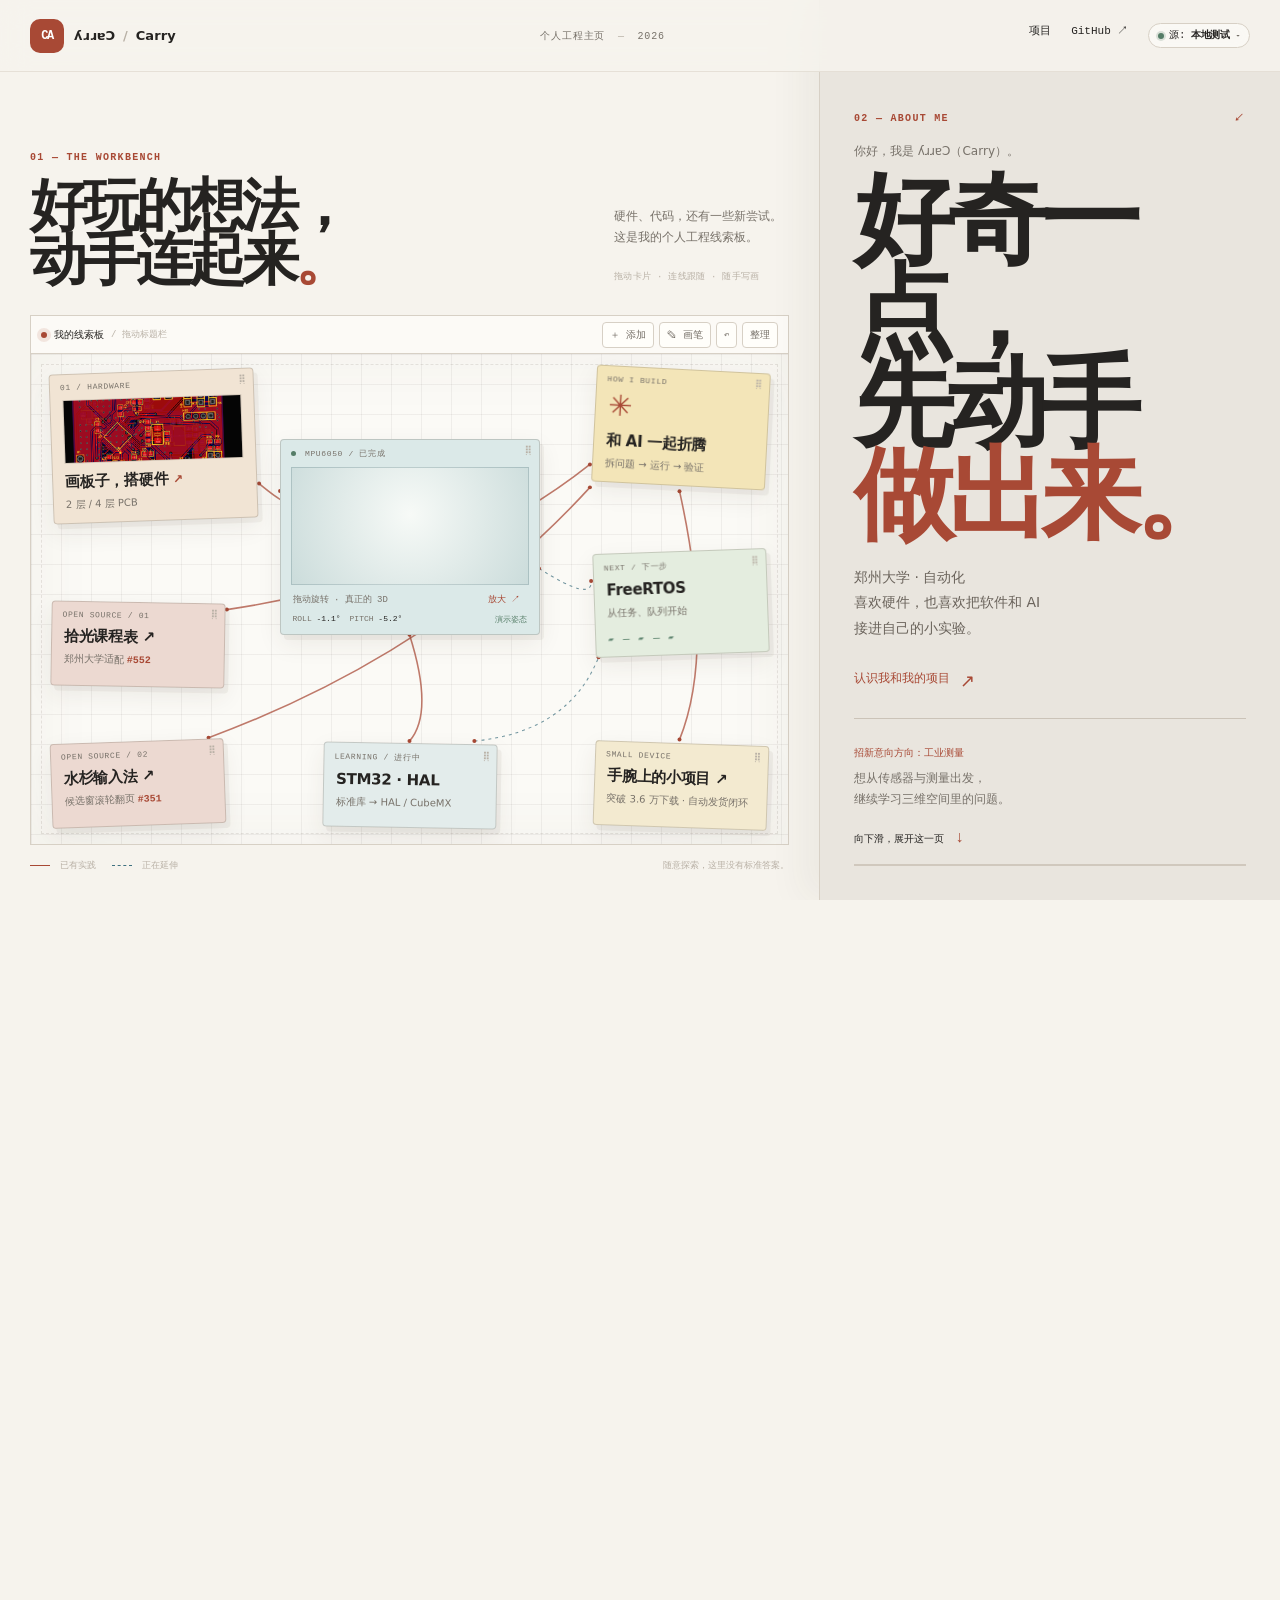
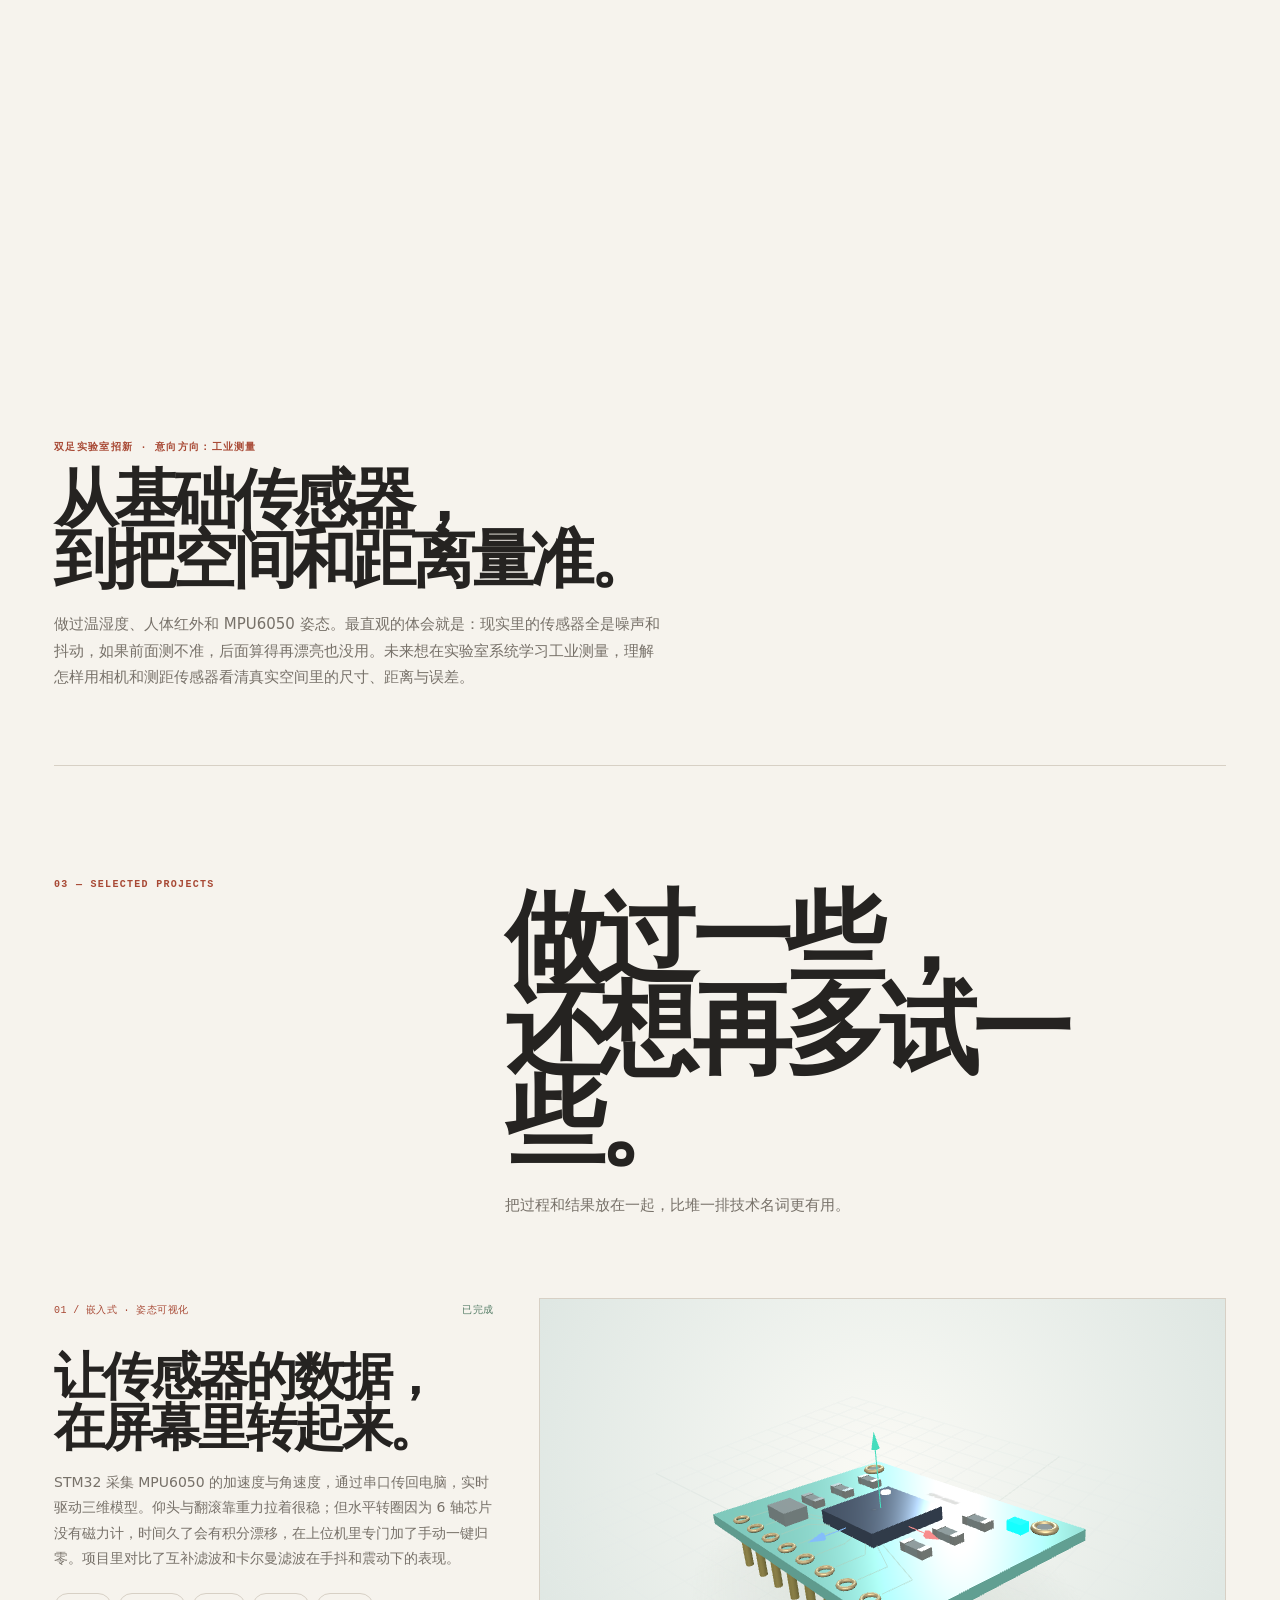
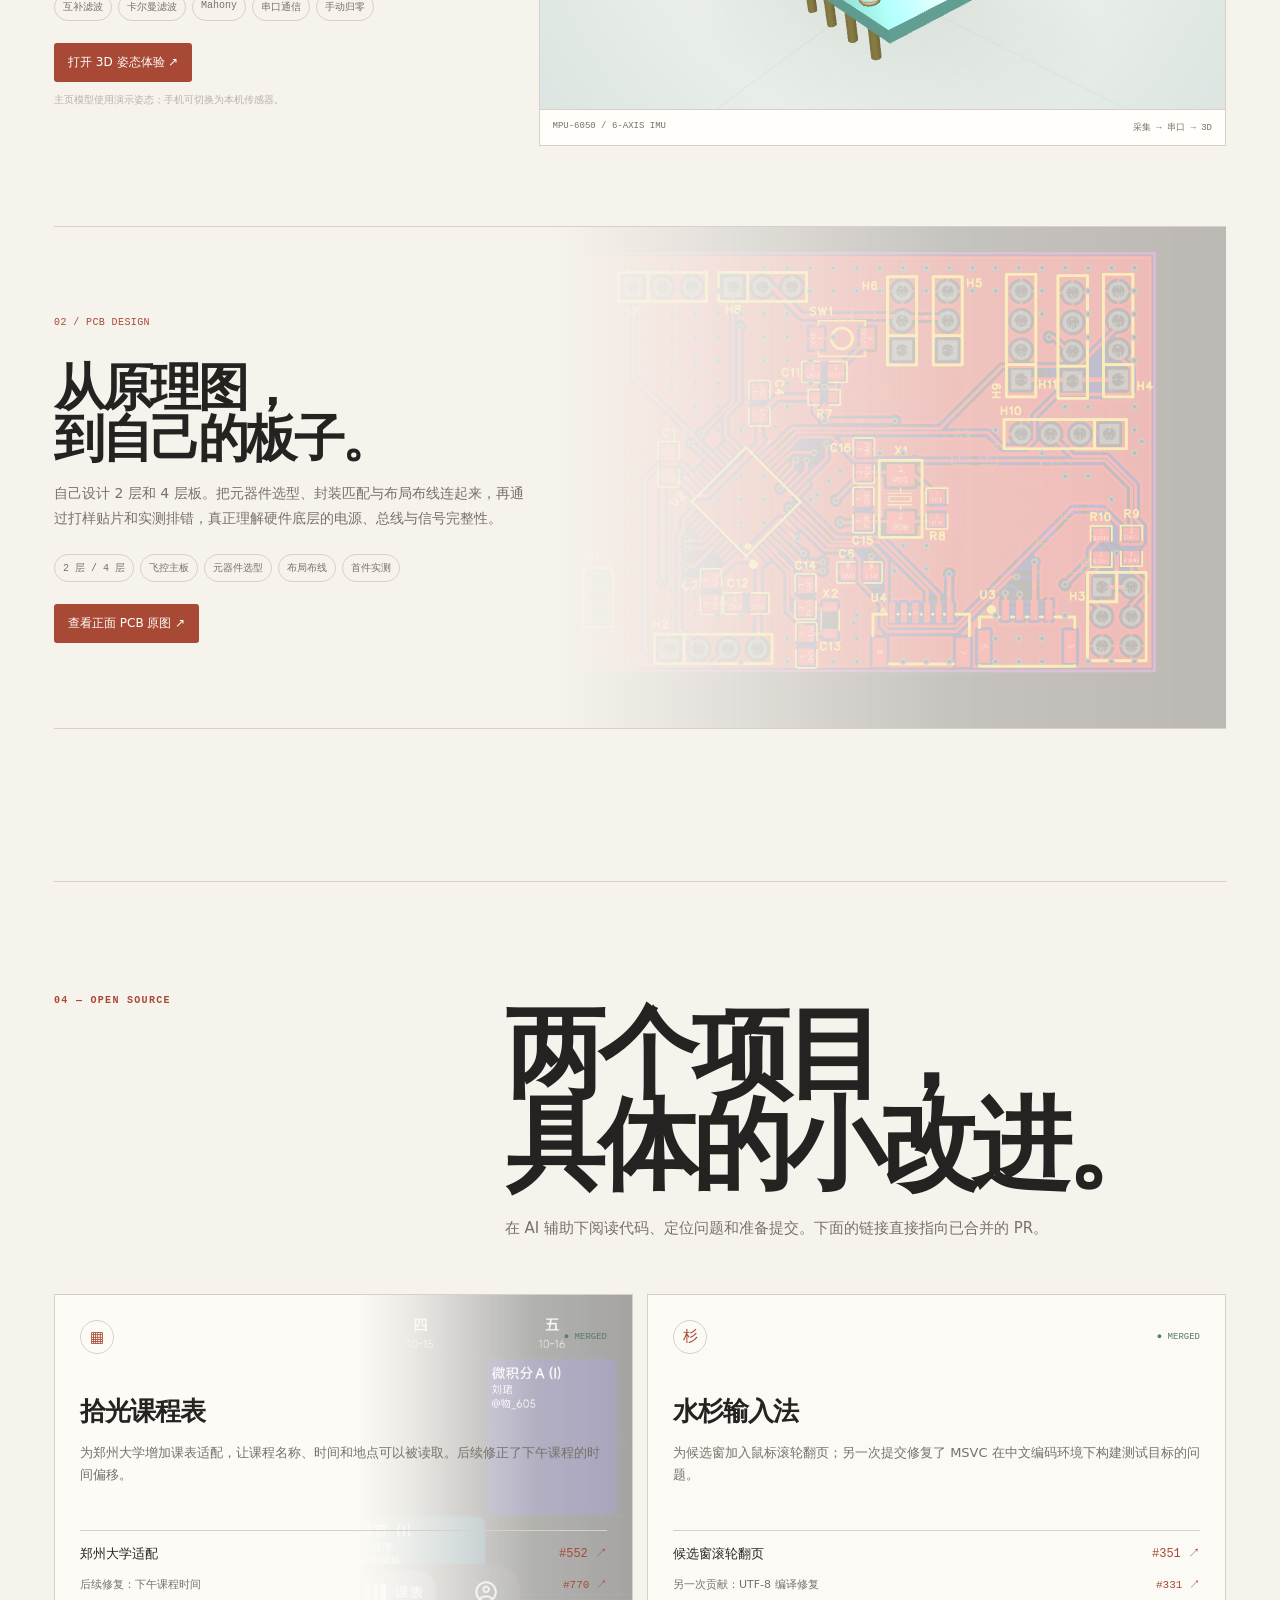
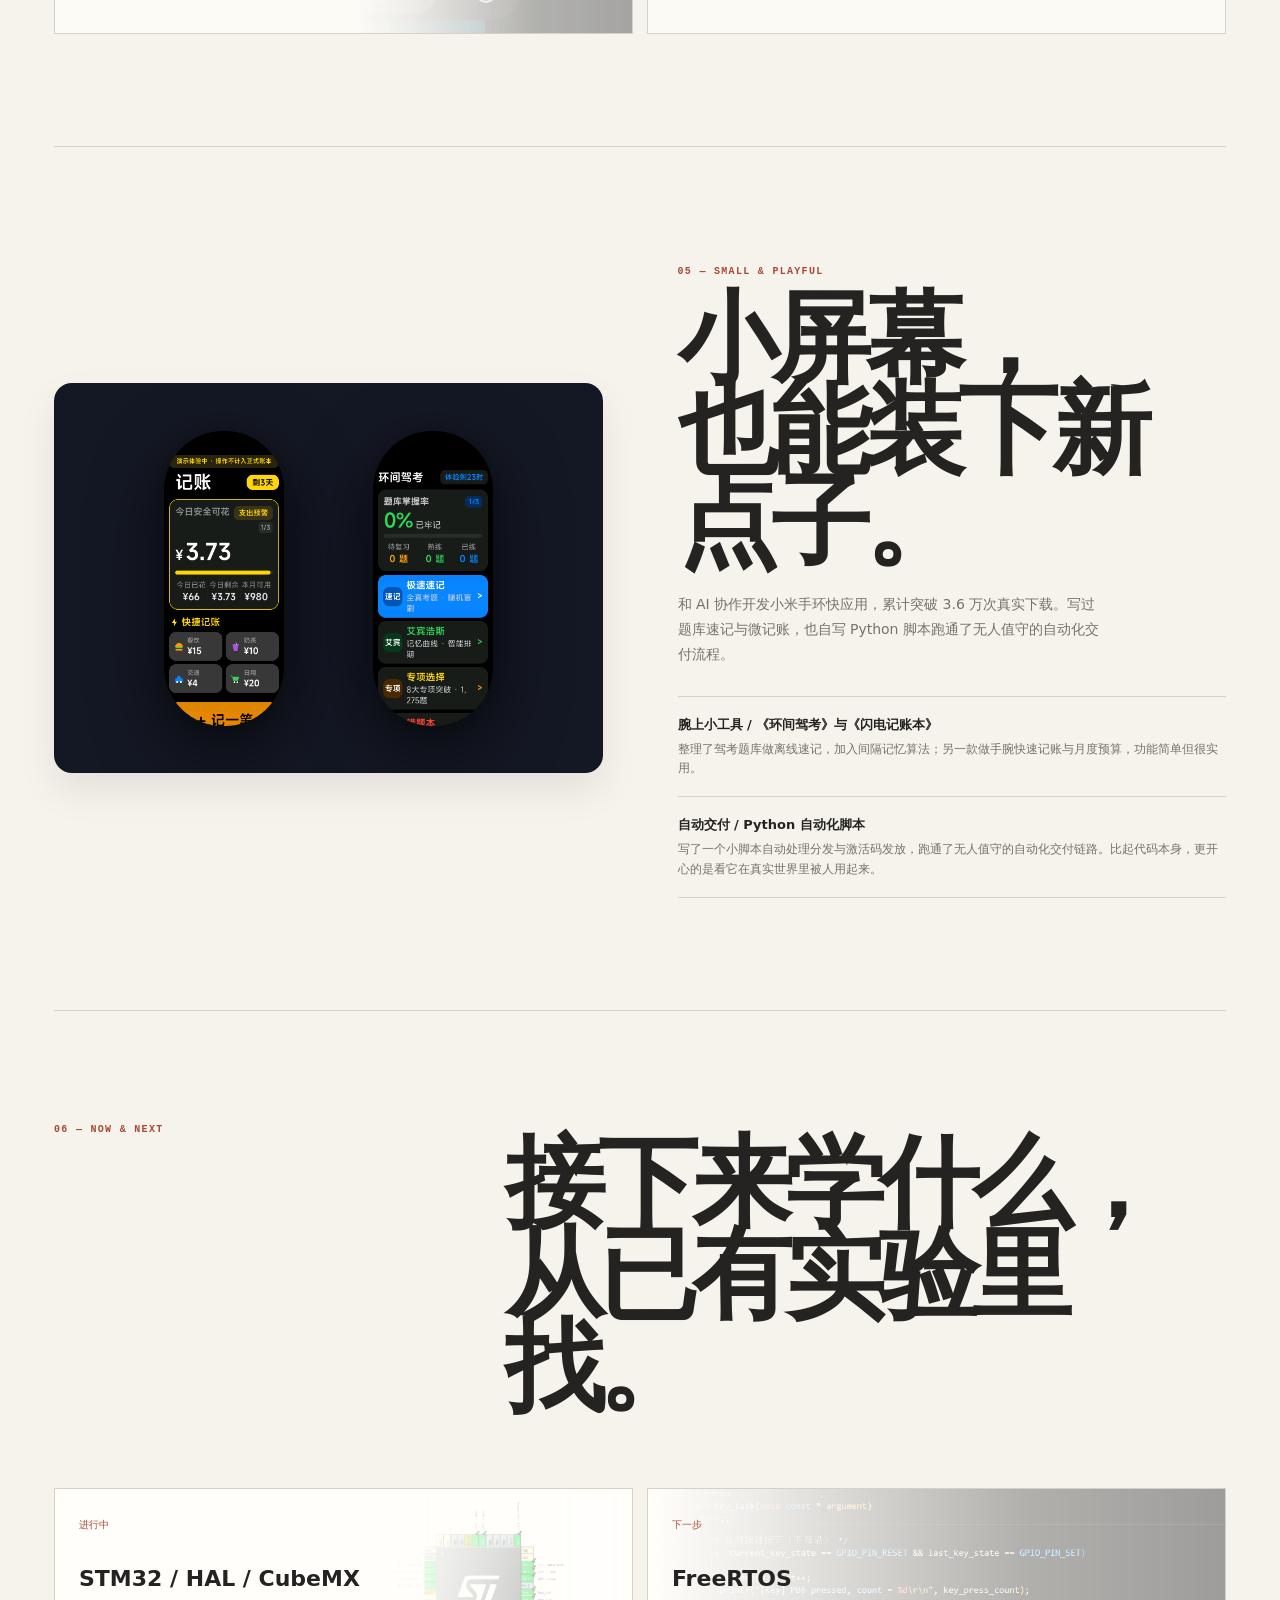
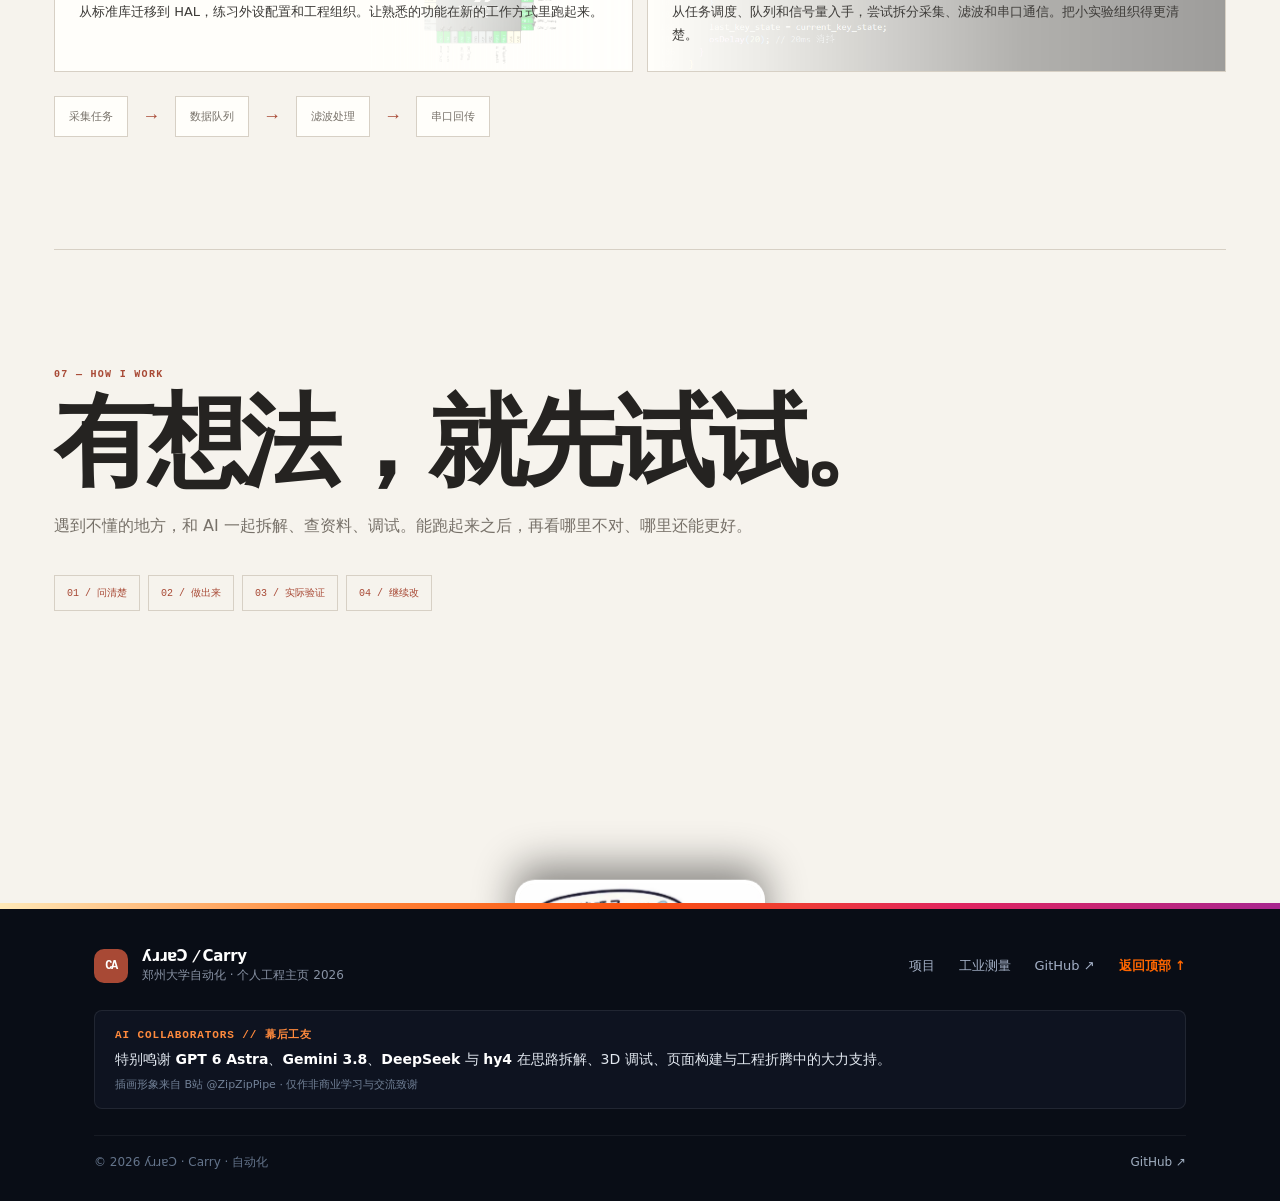
<file: index.html>
<!doctype html>
<html lang="zh-CN">
<head>
<meta charset="utf-8"><meta name="viewport" content="width=device-width,initial-scale=1,viewport-fit=cover">
<meta name="theme-color" content="#f6f3ed"><meta name="description" content="ʎɹɹɐƆ (Carry) 的个人工程线索板：PCB、MPU6050 姿态可视化、开源贡献和 AI 协作。">
<title>ʎɹɹɐƆ · Carry · 个人工程线索板</title>
<link rel="icon" href="data:image/svg+xml,%3Csvg xmlns='http://www.w3.org/2000/svg' viewBox='0 0 48 48'%3E%3Crect width='48' height='48' rx='10' fill='%23a84935'/%3E%3Ctext x='8' y='32' fill='white' font-size='24'%3EKR%3C/text%3E%3C/svg%3E">
<link rel="stylesheet" href="assets/v2/site.css">
<script defer src="assets/v2/three.min.js"></script><script defer src="assets/v2/OrbitControls.js"></script><script defer src="assets/v2/imu-model.js"></script><script defer src="assets/v2/scene.js"></script><script defer src="assets/v2/site.js"></script>
</head>
<body>
<a class="skip" href="#projects">跳到项目内容</a>
<header class="site-header"><a href="#top" class="brand"><span class="brand-symbol">CA</span><span>ʎɹɹɐƆ <i>/</i> Carry</span></a><span class="header-center">个人工程主页 <span>—</span> 2026</span><nav><a href="#projects">项目</a><a href="https://github.com/LilyCarry" target="_blank" rel="noopener">GitHub ↗</a><div class="node-switcher" id="node-switcher"><button class="node-toggle" id="node-toggle" aria-haspopup="true" aria-expanded="false" title="切换部署镜像源"><span class="node-dot"></span><span class="node-label">源: <b id="node-current-name">GitHub</b></span><span class="node-arrow">▾</span></button><div class="node-menu" id="node-menu" hidden><div class="node-menu-head">切换镜像源 / SELECT MIRROR</div><div class="node-list"><a class="node-item" href="https://lilycarry.github.io/biped-lab-profile/" data-host="lilycarry.github.io"><div class="node-item-info"><span class="node-name">GitHub Pages</span><span class="node-desc">国际主源 · 实时构建</span></div><span class="node-tag tag-live">主源</span></a><a class="node-item" href="https://biped-lab-profile.pages.dev/" data-host="biped-lab-profile.pages.dev" data-name="Cloudflare Pages"><div class="node-item-info"><span class="node-name">Cloudflare Pages</span><span class="node-desc">全球边缘 CDN · 高速直连</span></div><span class="node-tag tag-live">实时</span></a><a class="node-item is-placeholder" href="javascript:void(0)" data-target="#" data-name="AliCloud 专线"><div class="node-item-info"><span class="node-name">AliCloud 专线</span><span class="node-desc">国内云主机 · 物理冷备</span></div><span class="node-tag tag-placeholder">内部备用</span></a></div></div></div></nav></header>
<main id="top">
<section class="hero-track" id="hero-track" aria-label="互动线索板与个人介绍">
<div class="hero-sticky" id="hero-sticky">
<div class="workbench" id="workbench">
<div class="board-intro"><div><div class="eyebrow">01 — THE WORKBENCH</div><h1>好玩的想法，<br>动手连起来<span>。</span></h1></div><div class="intro-side"><p>硬件、代码，还有一些新尝试。<br>这是我的个人工程线索板。</p><span class="hint-desktop">拖动卡片 · 连线跟随 · 随手写画</span><span class="hint-mobile">点开项目，或试试 3D 姿态互动</span></div></div>
<div class="board-shell">
<div class="board-bar"><span class="board-label"><span class="live-dot"></span> 我的线索板 <small>/ 拖动标题栏</small></span><div class="tools"><button id="add-clue" aria-label="添加便签或贴纸">＋ 添加</button><button id="pen-toggle" aria-pressed="false">✎ 画笔</button><button id="undo-ink" title="撤销上一笔">↶</button><button id="arrange" title="恢复预设节点位置，保留你的便签">整理</button></div><button class="mobile-model" data-model-open>体验 3D ↗</button></div>
<div class="board" id="board"><svg id="threads" aria-hidden="true"></svg><canvas id="ink" aria-label="涂鸦层"></canvas>
<article class="clue clue-pcb" data-id="pcb" data-x="0.015" data-y="0.015" style="--tilt:-2deg"><div class="drag-handle"><span>01 / HARDWARE</span><span>⠿</span></div><a href="#pcb-project" class="clue-link"><img src="assets/fc_pcb_top.png" alt="四层 PCB 的实际布局截图"><strong>画板子，搭硬件 <span>↗</span></strong><small>2 层 / 4 层 PCB</small></a></article>
<article class="clue clue-imu" data-id="imu" data-x="0.50" data-y="0.27" style="--tilt:0deg"><div class="drag-handle"><span><b class="tiny-dot"></b> MPU6050 / 已完成</span><span>⠿</span></div><div class="model-viewport" id="mini-stage" aria-label="可旋转的 MPU6050 三维模型"><span class="model-loading">正在载入三维模型…</span></div><div class="model-caption"><span>拖动旋转 · 真正的 3D</span><button data-model-open aria-label="放大 MPU6050 三维模型">放大 ↗</button></div><div class="mini-telemetry"><span>ROLL <b data-mini-roll>0.0°</b></span><span>PITCH <b data-mini-pitch>0.0°</b></span><span class="demo-badge">演示姿态</span></div></article>
<article class="clue clue-ai" data-id="ai" data-x="0.985" data-y="0.01" style="--tilt:3deg"><div class="drag-handle"><span>HOW I BUILD</span><span>⠿</span></div><a class="clue-link" href="#approach"><span class="pixel-star" aria-hidden="true">✳</span><strong>和 AI 一起折腾</strong><small>拆问题 → 运行 → 验证</small></a></article>
<article class="clue clue-pr" data-id="schedule" data-x="0.015" data-y="0.62" style="--tilt:1deg"><div class="drag-handle"><span>OPEN SOURCE / 01</span><span>⠿</span></div><a href="https://github.com/ShiGuangSchedule/shiguang_warehouse/pull/552" target="_blank" rel="noopener" class="clue-link"><strong>拾光课程表 ↗</strong><small>郑州大学适配 <b>#552</b></small></a></article>
<article class="clue clue-pr" data-id="ime" data-x="0.015" data-y="0.985" style="--tilt:-2deg"><div class="drag-handle"><span>OPEN SOURCE / 02</span><span>⠿</span></div><a href="https://github.com/metasequoiaime/msime-windows/pull/351" target="_blank" rel="noopener" class="clue-link"><strong>水杉输入法 ↗</strong><small>候选窗滚轮翻页 <b>#351</b></small></a></article>
<article class="clue clue-learn" data-id="rtos" data-x="0.985" data-y="0.51" style="--tilt:-2deg"><div class="drag-handle"><span>NEXT / 下一步</span><span>⠿</span></div><a href="#learning" class="clue-link"><strong>FreeRTOS</strong><small>从任务、队列开始</small><span class="task-icons">▰ ─ ▰ ─ ▰</span></a></article>
<article class="clue clue-hal" data-id="hal" data-x="0.50" data-y="0.99" style="--tilt:1deg"><div class="drag-handle"><span>LEARNING / 进行中</span><span>⠿</span></div><a href="#learning" class="clue-link"><strong>STM32 · HAL</strong><small>标准库 → HAL / CubeMX</small></a></article>
<article class="clue clue-band" data-id="band" data-x="0.985" data-y="0.99" style="--tilt:2deg"><div class="drag-handle"><span>SMALL DEVICE</span><span>⠿</span></div><a href="#band-project" class="clue-link"><strong>手腕上的小项目 ↗</strong><small>突破 3.6 万下载 · 自动发货闭环</small></a></article>
</div>
<div class="board-foot"><span><i class="legend-line"></i> 已有实践 <i class="legend-line dashed"></i> 正在延伸</span><span>随意探索，这里没有标准答案。</span></div>
</div></div>
<aside class="feature-panel" id="feature-panel"><div class="panel-compact" id="panel-compact"><div class="eyebrow">02 — ABOUT ME <span>↙</span></div><div class="compact-body"><span class="name-label">你好，我是 ʎɹɹɐƆ（Carry）。</span><h2>好奇一点，<br>先动手<br><em>做出来。</em></h2><p>郑州大学 · 自动化<br>喜欢硬件，也喜欢把软件和 AI<br>接进自己的小实验。</p><a href="#direction" class="panel-cta">认识我和我的项目 <span>↗</span></a></div><div class="compact-bottom"><span class="direction-tag">招新意向方向：工业测量</span><p>想从传感器与测量出发，<br>继续学习三维空间里的问题。</p><button id="expand-button">向下滑，展开这一页 <span>↓</span></button><div class="scroll-meter"><span></span></div></div></div>
<div class="panel-full" id="panel-full" aria-hidden="true" inert><canvas id="pointcloud-canvas" class="pointcloud-canvas" aria-hidden="true"></canvas><div class="full-header"><span class="eyebrow">02 — A CLOSER LOOK</span><span>郑州大学自动化 · 个人工程主页</span></div><div class="full-grid"><div><span class="name-label">双足实验室招新意向 // 工业测量与 3D</span><h2><span class="nobr">工业测量</span><span>，</span><br><span class="nobr">从一个真实的</span><br><em>问题开始。</em></h2><p>做过 PCB，也把 MPU6050 的数据变成了电脑上的三维姿态。我想沿着这些实验继续学，理解怎样采集可靠的数据、看清误差，再把结果用起来。</p><a class="text-link" href="#projects">往下看具体项目 ↘</a></div><div class="full-notes"><div><span>01 / 已有实践</span><h3>跑通基础链路</h3><p>2 / 4 层 PCB 打样调试、MPU6050 姿态采集；也做过很基础的 DHT22 温湿度与红外人在雷达，用来对房间状态做简单量化。知道怎么把物理量变成数字，但也切实体会到漂移和噪声有多烦人。</p></div><div><span>02 / 为什么是测量</span><h3>看清现实的尺度</h3><p>控制的前提是测量。不管是运动体姿态还是空间重建，只要传感器测不准、有漂移，上层的决策和模型就无从谈起。</p></div><div><span>03 / 想尝试的方向</span><h3>把真实世界量准</h3><p>无论是机械臂抓零件还是机器人走平路，第一步都得先知道眼前的东西有多远、歪了多少度。未来想在实验室学习工业相机与测距传感器的标定和测量，搞明白怎么在震动和反光里把干扰滤掉，把物理世界量得稳稳当当。</p></div></div></div><div class="full-footer"><span>硬件 → 数据 → 滤波纠偏 → 三维空间</span><span>继续向下，查看项目 ↓</span></div></div>
</aside></div></section>
<div class="page-content">
<section class="direction-mobile" id="direction"><span class="eyebrow">双足实验室招新 · 意向方向：工业测量</span><h2><span class="nobr">从基础传感器，</span><br><span class="nobr">到把空间和距离量准。</span></h2><p>做过温湿度、人体红外和 MPU6050 姿态。最直观的体会就是：现实里的传感器全是噪声和抖动，如果前面测不准，后面算得再漂亮也没用。未来想在实验室系统学习工业测量，理解怎样用相机和测距传感器看清真实空间里的尺寸、距离与误差。</p><div class="direction-notes"><div class="full-notes"><div><span>01 / 已有实践</span><h3>跑通基础链路</h3><p>2 / 4 层 PCB 打样调试、MPU6050 姿态采集；也做过很基础的 DHT22 温湿度与红外人在雷达，用来对房间状态做简单量化。知道怎么把物理量变成数字，但也切实体会到漂移和噪声有多烦人。</p></div><div><span>02 / 为什么是测量</span><h3>看清现实的尺度</h3><p>控制的前提是测量。不管是运动体姿态还是空间重建，只要传感器测不准、有漂移，上层的决策和模型就无从谈起。</p></div><div><span>03 / 想尝试的方向</span><h3>把真实世界量准</h3><p>无论是机械臂抓零件还是机器人走平路，第一步都得先知道眼前的东西有多远、歪了多少度。未来想在实验室学习工业相机与测距传感器的标定和测量，搞明白怎么在震动和反光里把干扰滤掉，把物理世界量得稳稳当当。</p></div></div></div></section>
<section class="section" id="projects"><div class="section-heading"><span class="eyebrow">03 — SELECTED PROJECTS</span><div><h2>做过一些，<br>还想再多试一些。</h2><p>把过程和结果放在一起，比堆一排技术名词更有用。</p></div></div>
<article class="project-feature" id="imu-project"><div class="project-copy"><div class="project-meta"><span>01 / 嵌入式 · 姿态可视化</span><span class="status">已完成</span></div><h3>让传感器的数据，<br>在屏幕里转起来。</h3><p>STM32 采集 MPU6050 的加速度与角速度，通过串口传回电脑，实时驱动三维模型。仰头与翻滚靠重力拉着很稳；但水平转圈因为 6 轴芯片没有磁力计，时间久了会有积分漂移，在上位机里专门加了手动一键归零。项目里对比了互补滤波和卡尔曼滤波在手抖和震动下的表现。</p><div class="chips"><span>互补滤波</span><span>卡尔曼滤波</span><span>Mahony</span><span>串口通信</span><span>手动归零</span></div><button class="solid-button" data-model-open>打开 3D 姿态体验 ↗</button><small class="note-text">主页模型使用演示姿态；手机可切换为本机传感器。</small></div><div class="imu-illustration"><div class="project-scene" id="project-stage" aria-label="MPU6050 三维板卡预览"></div><div class="technical-caption"><span>MPU-6050 / 6-AXIS IMU</span><span>采集 → 串口 → 3D</span></div></div></article>
<article class="pcb-feature" id="pcb-project">
  <!-- Front PCB board as full-height section backdrop with horizontal gradient fade -->
  <div class="section-backdrop-pcb" aria-hidden="true">
    <img src="assets/fc_pcb_top.png" alt="飞控 PCB 正面板">
  </div>
  <div class="project-copy pcb-copy">
    <div class="project-meta">02 / PCB DESIGN</div>
    <h3>从原理图，<br>到自己的板子。</h3>
    <p>自己设计 2 层和 4 层板。把元器件选型、封装匹配与布局布线连起来，再通过打样贴片和实测排错，真正理解硬件底层的电源、总线与信号完整性。</p>
    <div class="chips">
      <span>2 层 / 4 层</span>
      <span>飞控主板</span>
      <span>元器件选型</span>
      <span>布局布线</span>
      <span>首件实测</span>
    </div>
    <button class="solid-button" data-image="assets/fc_pcb_top.png" data-caption="飞控 PCB 正面板顶层布局">查看正面 PCB 原图 ↗</button>
  </div>
</article>
</section>
<section class="section" id="opensource">
  <div class="section-heading"><span class="eyebrow">04 — OPEN SOURCE</span><div><h2>两个项目，<br>具体的小改进。</h2><p>在 AI 辅助下阅读代码、定位问题和准备提交。下面的链接直接指向已合并的 PR。</p></div></div>

  <div class="pr-grid"><article class="pr-card pr-card-shiguang"><div class="schedule-card-watermark" aria-hidden="true"><img src="assets/shiguang_schedule.jpg" alt="郑州大学课表示例"></div><div class="pr-head"><span class="project-icon">▦</span><span class="merged">● MERGED</span></div><h3>拾光课程表</h3><p>为郑州大学增加课表适配，让课程名称、时间和地点可以被读取。后续修正了下午课程的时间偏移。</p><a class="pr-main" href="https://github.com/ShiGuangSchedule/shiguang_warehouse/pull/552" target="_blank" rel="noopener"><span>郑州大学适配</span><b>#552 ↗</b></a><a class="pr-secondary" href="https://github.com/ShiGuangSchedule/shiguang_warehouse/pull/770" target="_blank" rel="noopener">后续修复：下午课程时间 <span>#770 ↗</span></a></article>
<article class="pr-card"><div class="pr-head"><span class="project-icon">杉</span><span class="merged">● MERGED</span></div><h3>水杉输入法</h3><p>为候选窗加入鼠标滚轮翻页；另一次提交修复了 MSVC 在中文编码环境下构建测试目标的问题。</p><a class="pr-main" href="https://github.com/metasequoiaime/msime-windows/pull/351" target="_blank" rel="noopener"><span>候选窗滚轮翻页</span><b>#351 ↗</b></a><a class="pr-secondary" href="https://github.com/metasequoiaime/msime-windows/pull/331" target="_blank" rel="noopener">另一次贡献：UTF-8 编译修复 <span>#331 ↗</span></a></article></div>
</section>
<section class="section other-projects" id="band-project"><div class="band-visual"><div class="band-pill-wrapper"><img src="assets/wrist_ledger_1.png" alt="小米手环闪电记账本界面" loading="lazy"><img src="assets/wrist_driver_1.png" alt="小米手环驾考应用界面" loading="lazy"></div></div><div><span class="eyebrow">05 — SMALL & PLAYFUL</span><h2>小屏幕，<br>也能装下新点子。</h2><p>和 AI 协作开发小米手环快应用，累计突破 3.6 万次真实下载。写过题库速记与微记账，也自写 Python 脚本跑通了无人值守的自动化交付流程。</p><div class="small-experiments"><div><b>腕上小工具 / 《环间驾考》与《闪电记账本》</b><p>整理了驾考题库做离线速记，加入间隔记忆算法；另一款做手腕快速记账与月度预算，功能简单但很实用。</p></div><div><b>自动交付 / Python 自动化脚本</b><p>写了一个小脚本自动处理分发与激活码发放，跑通了无人值守的自动化交付链路。比起代码本身，更开心的是看它在真实世界里被人用起来。</p></div></div></div></section>
<section class="section" id="learning">
  <div class="section-heading"><span class="eyebrow">06 — NOW & NEXT</span><div><h2>接下来学什么，<br>从已有实验里找。</h2></div></div>
  <div class="learning-grid"><article class="learning-cubemx"><div class="cubemx-card-watermark" aria-hidden="true"><img src="assets/cubemx_pinout.png" alt="STM32CubeMX 引脚分配"></div><span class="tag">进行中</span><h3>STM32 / HAL / CubeMX</h3><p>从标准库迁移到 HAL，练习外设配置和工程组织。让熟悉的功能在新的工作方式里跑起来。</p></article><article class="learning-freertos"><div class="hal-code-watermark" aria-hidden="true"><img src="assets/vscode_code.png" alt="FreeRTOS 任务工程源码"></div><span class="tag">下一步</span><h3>FreeRTOS</h3><p>从任务调度、队列和信号量入手，尝试拆分采集、滤波和串口通信。把小实验组织得更清楚。</p></article></div><div class="task-flow"><span>采集任务</span><i>→</i><span>数据队列</span><i>→</i><span>滤波处理</span><i>→</i><span>串口回传</span></div>
</section>
<section class="section approach" id="approach"><span class="eyebrow">07 — HOW I WORK</span><h2>有想法，就先试试。</h2><p>遇到不懂的地方，和 AI 一起拆解、查资料、调试。能跑起来之后，再看哪里不对、哪里还能更好。</p><div class="approach-steps"><span>01 / 问清楚</span><span>02 / 做出来</span><span>03 / 实际验证</span><span>04 / 继续改</span></div></section>

</div>

<!-- Mistral-Style Dark Footer Track with Mascot Runway -->

<!-- Mistral-Style Clean Dark Footer with Zero Bottom Blank Space -->
<footer class="site-footer" id="site-footer">
  <!-- Centered Mascot Pop-up (Rises directly from behind the rainbow sunset stripe on bottom overscroll) -->
  <div class="mascot-stage" id="mascot-stage" aria-hidden="true">
    <div class="mascot-frame">
      <img src="assets/deepseek_maid.jpg" alt="DeepSeek 大肥鱼女仆 - ZipZipPipe" class="mascot-img" id="mascot-click-img" title="戳我一下~">
    </div>
  </div>

  <!-- Retro Sunset Stripe (Mistral Signature atop the dark bar) -->
  <div class="sunset-stripe" aria-hidden="true"></div>

  <!-- Dark Footer Content -->
  <div class="mistral-footer-content">
    <div class="footer-inner">
      <div class="mistral-footer-row">
        <div class="footer-brand">
          <span class="brand-symbol">CA</span>
          <div class="footer-brand-info">
            <strong>ʎɹɹɐƆ <i>/</i> Carry</strong>
            <small>郑州大学自动化 · 个人工程主页 2026</small>
          </div>
        </div>

        <nav class="footer-nav">
          <a href="#projects">项目</a>
          <a href="#direction">工业测量</a>
          <a href="https://github.com/LilyCarry" target="_blank" rel="noopener">GitHub ↗</a>
          <a href="#top" class="footer-back-top">返回顶部 ↑</a>
        </nav>
      </div>

      <!-- Clean AI Acknowledgments inside the dark footer -->
      <div class="footer-ack-bar">
        <div class="footer-ack-tag">AI COLLABORATORS // 幕后工友</div>
        <p class="footer-ack-text">
          特别鸣谢 <strong>GPT 6 Astra</strong>、<strong>Gemini 3.8</strong>、<strong>DeepSeek</strong> 与 <strong>hy4</strong> 在思路拆解、3D 调试、页面构建与工程折腾中的大力支持。
        </p>
        <span class="footer-ack-sub">插画形象来自 B站 @ZipZipPipe · 仅作非商业学习与交流致谢</span>
      </div>

      <div class="mistral-footer-bottom">
        <span>© 2026 ʎɹɹɐƆ · Carry · 自动化</span>
        <a href="https://github.com/LilyCarry" target="_blank" rel="noopener">GitHub ↗</a>
      </div>
    </div>
  </div>
</footer>
</main>
<dialog id="model-dialog" class="model-dialog"><div class="dialog-header"><div><span class="eyebrow">INTERACTIVE / MPU6050</span><h2>让模型跟着你动。</h2></div><button class="close" data-close aria-label="关闭模型窗口">×</button></div><div id="full-stage" class="full-stage"></div><div class="model-control"><button data-mode="demo" class="active">演示姿态</button><button data-mode="manual">自由查看</button><button data-mode="phone">使用手机姿态</button><button id="calibrate">归零 / 重置视角</button></div><p id="sensor-status" role="status">演示姿态：可拖动旋转视角。这里展示的是模拟运动，不是已连接的 MPU6050 数据。</p><div class="readings"><span>ROLL <b id="read-roll">0.0°</b></span><span>PITCH <b id="read-pitch">0.0°</b></span><span>YAW <b id="read-yaw">0.0°</b></span></div></dialog>
<dialog id="note-dialog" class="note-dialog"><form id="note-form"><div class="dialog-header"><h2 id="note-heading">留一条新线索。</h2><button type="button" class="close" data-close aria-label="关闭">×</button></div><label for="note-type">线索类型</label><select id="note-type"><option value="idea">灵感便签</option><option value="experiment">实验记录</option><option value="sticker">图标贴纸</option></select><label for="note-text">写点什么</label><textarea id="note-text" maxlength="100" rows="3">新想法：先做一个能运行的小版本。</textarea><label for="note-icon">选一个图标</label><select id="note-icon"><option value="✳">✳ 灵感</option><option value="▧">▧ 芯片</option><option value="⌘">⌘ 代码</option><option value="↗">↗ 下一步</option><option value="⚡">⚡ 动手</option><option value="✓">✓ 完成</option></select><p class="note-text">只保存在这台设备的浏览器中。双击便签可再次编辑。</p><div class="form-actions"><button type="button" id="delete-note" hidden>删除这张</button><button type="submit" class="solid-button">贴到线索板</button></div></form></dialog>
<dialog id="image-dialog" class="image-dialog"><button class="close" data-close aria-label="关闭大图">×</button><img id="large-image" alt=""><p id="large-caption"></p></dialog>
<div id="toast" role="status"></div>
<script>
(() => {
  const switcher = document.getElementById('node-switcher');
  if (!switcher) return;
  const toggle = document.getElementById('node-toggle');
  const menu = document.getElementById('node-menu');
  const labelEl = document.getElementById('node-current-name');
  const toastEl = document.getElementById('toast');

  const host = window.location.hostname.toLowerCase();
  let currentName = 'GitHub';
  if (host.includes('pages.dev')) currentName = 'Cloudflare';
  else if (host.includes('localhost') || host.includes('127.0.0.1')) currentName = '本地测试';
  else if (host.includes('lilycarry.github.io')) currentName = 'GitHub';
  if (labelEl) labelEl.textContent = currentName;

  // 高亮当前在用的源: 按 hostname 精确匹配 data-host
  let matched = false;
  menu.querySelectorAll('.node-item').forEach(item => {
    const h = (item.dataset.host || '').toLowerCase();
    const on = !!h && host === h;
    if (on) matched = true;
    item.classList.toggle('is-active', on);
  });
  // 兜底: file:// 或未知域名时高亮第一项 (GitHub 主源), 避免出现无高亮状态
  if (!matched) {
    const first = menu.querySelector('.node-item');
    if (first) first.classList.add('is-active');
  }

  function showToastMsg(msg) {
    if (toastEl) {
      toastEl.textContent = msg;
      toastEl.classList.add('show');
      clearTimeout(toastEl.timer);
      toastEl.timer = setTimeout(() => toastEl.classList.remove('show'), 2800);
    }
  }

  toggle.addEventListener('click', (e) => {
    e.stopPropagation();
    const willOpen = menu.hidden;
    menu.hidden = !willOpen;
    toggle.setAttribute('aria-expanded', String(willOpen));
    switcher.classList.toggle('is-open', willOpen);
  });

  document.addEventListener('click', (e) => {
    if (!switcher.contains(e.target)) {
      menu.hidden = true;
      toggle.setAttribute('aria-expanded', 'false');
      switcher.classList.remove('is-open');
    }
  });

  menu.querySelectorAll('.node-item').forEach(item => {
    item.addEventListener('click', (e) => {
      if (item.classList.contains('is-placeholder')) {
        e.preventDefault();
        const name = item.dataset.name || '该节点';
        showToastMsg(`[${name}] 正在进行多源接入中，请先使用 GitHub Pages 主源`);
        menu.hidden = true;
        toggle.setAttribute('aria-expanded', 'false');
        switcher.classList.remove('is-open');
      }
    });
  });
})();
</script>

</body></html>
</file>
<file: assets/v2/site.css>
:root{--paper:#f6f3ed;--board:#fbfaf6;--ink:#252321;--muted:#777169;--faint:#b9b1a6;--line:#d7d0c5;--red:#a84935;--red-soft:#ecd9d1;--blue:#3f7180;--blue-soft:#dbe9e8;--yellow:#d6aa42;--yellow-soft:#f3e5b8;--green:#557d67;--white:#fffefa;--shadow:0 18px 42px rgba(57,45,34,.12);--sans:Inter,ui-sans-serif,system-ui,-apple-system,BlinkMacSystemFont,"Segoe UI","PingFang SC","Microsoft YaHei",sans-serif;--mono:"SFMono-Regular",Consolas,"Liberation Mono",monospace}*{box-sizing:border-box}html{scroll-behavior:smooth}body{margin:0;background:var(--paper);color:var(--ink);font-family:var(--sans);-webkit-font-smoothing:antialiased;overflow-x:hidden}body.modal-open{overflow:hidden}button,input,textarea,select{font:inherit}button{cursor:pointer}a{color:inherit}.skip{position:fixed;z-index:100;top:-60px;left:16px;padding:10px 14px;background:var(--ink);color:#fff}.skip:focus{top:16px}.site-header{position:fixed;z-index:30;top:0;left:0;right:0;height:72px;display:flex;align-items:center;justify-content:space-between;padding:0 30px;background:rgba(246,243,237,.84);border-bottom:1px solid rgba(215,208,197,.55);backdrop-filter:blur(14px)}.brand{display:flex;align-items:center;gap:10px;text-decoration:none;font-size:13px;font-weight:750;letter-spacing:.01em}.brand i{font-style:normal;color:var(--faint);margin:0 3px}.brand-symbol{position:relative;display:grid;place-items:center;width:34px;height:34px;border-radius:10px;background:var(--red);color:#fff;font:700 12px var(--mono);letter-spacing:-.12em}.brand-symbol span{position:absolute;right:-6px;bottom:-5px;display:grid;place-items:center;width:14px;height:14px;border:2px solid var(--paper);border-radius:50%;background:var(--yellow);color:var(--ink);font:700 10px var(--sans);letter-spacing:0}.header-center{color:var(--muted);font:10px var(--mono);letter-spacing:.08em;text-transform:uppercase}.header-center span{color:var(--faint);padding:0 6px}.site-header nav{display:flex;gap:20px;font:11px var(--mono)}.site-header nav a{text-decoration:none}.site-header nav a:hover{color:var(--red)}.eyebrow{color:var(--red);font:700 10px/1.4 var(--mono);letter-spacing:.13em;text-transform:uppercase}.hero-track{position:relative;height:215svh}.hero-sticky{position:sticky;top:0;height:100svh;min-height:680px;overflow:hidden}.workbench{position:absolute;inset:0 auto 0 0;width:64%;padding:105px 30px 28px;background:var(--paper);transition:opacity .08s linear}.board-intro{position:absolute;z-index:4;top:105px;left:30px;right:30px;height:200px;display:flex;align-items:flex-start;justify-content:space-between;gap:32px;pointer-events:none}.board-intro h1{margin:13px 0 0;max-width:560px;font-size:clamp(44px,5.6vw,78px);line-height:.96;letter-spacing:-.07em}.board-intro h1 span{color:var(--red)}.intro-side{max-width:210px;padding-top:7px;color:var(--muted);font-size:12px;line-height:1.75}.intro-side p{margin:0}.hint-desktop,.hint-mobile{display:block;margin-top:22px;color:var(--faint);font:9px var(--mono);line-height:1.6;letter-spacing:.03em}.hint-mobile{display:none}.board-shell{position:absolute;inset:315px 30px 28px;min-width:0}.board-bar{position:relative;z-index:12;height:38px;display:flex;align-items:center;justify-content:space-between;gap:10px;padding:0 10px;border:1px solid var(--line);border-bottom:0;background:rgba(255,254,250,.72);font:10px var(--mono)}.board-label{display:flex;align-items:center;gap:7px;white-space:nowrap}.board-label small{color:var(--faint);font-size:9px}.live-dot{width:6px;height:6px;border-radius:50%;background:var(--red);box-shadow:0 0 0 4px rgba(168,73,53,.12)}.tools{display:flex;gap:5px}.tools button,.mobile-model{border:1px solid var(--line);border-radius:4px;background:var(--white);color:var(--muted);font:10px var(--mono);padding:5px 7px}.tools button:hover,.tools button.active,.mobile-model:hover{border-color:var(--red);color:var(--red)}.mobile-model{display:none}.board{position:relative;height:calc(100% - 65px);min-height:270px;overflow:hidden;border:1px solid var(--line);background-color:var(--board);background-image:linear-gradient(rgba(106,98,88,.08) 1px,transparent 1px),linear-gradient(90deg,rgba(106,98,88,.08) 1px,transparent 1px);background-size:30px 30px;box-shadow:inset 0 0 70px rgba(94,77,55,.06)}.board:before{content:"";position:absolute;inset:10px;border:1px dashed rgba(117,105,92,.15);pointer-events:none}.board-foot{height:27px;display:flex;align-items:end;justify-content:space-between;color:var(--faint);font:9px var(--mono)}.legend-line{display:inline-block;width:20px;margin:0 5px 2px 0;border-top:1px solid var(--red)}.legend-line.dashed{margin-left:10px;border-top-style:dashed;border-top-color:var(--blue)}#threads,#ink{position:absolute;inset:0;width:100%;height:100%}#threads{z-index:1;pointer-events:none}.connection{fill:none;stroke:#a9a096;stroke-width:1.05;opacity:.72}.connection.core{stroke:var(--red);stroke-width:1.6}.connection.future{stroke:var(--blue);stroke-dasharray:3 4}.connection-dot{fill:var(--red)}#ink{z-index:15;pointer-events:none}.draw-mode #ink{pointer-events:auto;cursor:crosshair}.clue{position:absolute;z-index:5;width:174px;min-height:85px;padding:10px 12px;border:1px solid rgba(85,73,60,.22);border-radius:4px;background:var(--white);box-shadow:4px 5px 0 rgba(87,73,53,.06),0 9px 24px rgba(61,48,36,.08);transform:rotate(var(--tilt));user-select:none;touch-action:none;transition:box-shadow .18s,border-color .18s}.clue:hover{z-index:20;border-color:var(--red);box-shadow:8px 10px 0 rgba(87,73,53,.08),0 20px 34px rgba(61,48,36,.15)}.clue.dragging{z-index:25;cursor:grabbing;transform:rotate(0);box-shadow:10px 13px 0 rgba(87,73,53,.1),0 24px 42px rgba(61,48,36,.2)}.clue-pcb{width:205px;background:#f1e4d4}.clue-imu{width:260px;padding-bottom:9px;background:var(--blue-soft)}.clue-ai{background:var(--yellow-soft)}.clue-pr{background:var(--red-soft)}.clue-learn{background:#e4eddf}.clue-hal{background:#e3eceb}.clue-band{background:#f3ead0}.drag-handle{display:flex;justify-content:space-between;align-items:center;margin:-2px -2px 8px;color:var(--muted);font:8px var(--mono);letter-spacing:.08em;cursor:grab}.drag-handle span:last-child{font-size:15px;line-height:8px;color:var(--faint);letter-spacing:-.22em}.drag-handle:active{cursor:grabbing}.clue-link{display:block;text-decoration:none}.clue-link strong{display:block;font-size:15px;line-height:1.22;letter-spacing:-.02em}.clue-link strong span{color:var(--red);font-size:12px}.clue-link small{display:block;margin-top:7px;color:var(--muted);font-size:10px;line-height:1.45}.clue-link small b{color:var(--red);font-family:var(--mono)}.clue-pcb img{display:block;width:100%;height:64px;object-fit:cover;object-position:center;border:1px solid rgba(85,73,60,.18);margin-bottom:9px;filter:saturate(.85) contrast(.96)}.tiny-dot{display:inline-block;width:5px;height:5px;margin-right:4px;border-radius:50%;background:var(--green)}.model-viewport{position:relative;height:118px;margin:2px -2px 7px;overflow:hidden;border:1px solid rgba(50,92,100,.22);background:radial-gradient(circle at 50% 40%,#f7faf7,#cbdcdb)}.model-viewport .model-loading{position:absolute;inset:0;display:grid;place-items:center;color:var(--muted);font:9px var(--mono);pointer-events:none}.model-viewport canvas,.project-scene canvas,.full-stage canvas{display:block;width:100%;height:100%}.model-caption{display:flex;justify-content:space-between;align-items:center;color:var(--muted);font:9px var(--mono)}.model-caption button{border:0;background:transparent;color:var(--red);font:9px var(--mono)}.mini-telemetry{display:flex;gap:9px;margin-top:7px;color:var(--muted);font:8px var(--mono)}.mini-telemetry b{color:var(--ink);font-weight:500}.demo-badge{margin-left:auto;color:var(--green)}.pixel-star{display:block;margin-bottom:11px;color:var(--red);font-size:29px;line-height:1}.task-icons{display:block;margin-top:12px;color:var(--green);font:11px var(--mono);letter-spacing:.1em}.note-card{position:absolute;z-index:7;width:160px;min-height:78px;padding:14px 12px 10px;border:0;background:#fff0a7;color:#5d5138;box-shadow:4px 5px 0 rgba(87,73,53,.08);font-size:12px;line-height:1.5;transform:rotate(-2deg);user-select:none;touch-action:none;cursor:grab}.note-card:before{content:"";position:absolute;top:-5px;left:40%;width:30px;height:9px;background:rgba(172,86,67,.25);transform:rotate(-3deg)}.note-card .note-icon{display:block;margin-bottom:5px;color:var(--red);font:15px var(--mono)}.note-card .note-delete{position:absolute;right:4px;top:2px;border:0;background:transparent;color:#8b754e;opacity:0}.note-card:hover .note-delete{opacity:1}.feature-panel{position:absolute;z-index:8;top:0;right:0;width:36%;height:100%;overflow:hidden;background:#e9e5de;border-left:1px solid var(--line);box-shadow:-18px 0 34px rgba(65,51,38,.05)}.panel-compact,.panel-full{height:100%;padding:112px 34px 34px}.panel-compact{display:flex;flex-direction:column}.panel-compact>.eyebrow{display:flex;justify-content:space-between}.compact-body{margin:auto 0}.name-label{color:var(--muted);font-size:12px}.compact-body h2{margin:17px 0 20px;font-size:clamp(38px,4.2vw,65px);line-height:.94;letter-spacing:-.07em}.compact-body h2 em,.panel-full h2 em{font-style:normal;color:var(--red)}.compact-body p{margin:0;color:#6b645c;font-size:14px;line-height:1.8}.panel-cta{display:inline-flex;gap:10px;margin-top:29px;color:var(--red);font-size:12px;text-decoration:none}.panel-cta span{font-size:18px}.compact-bottom{margin-top:auto;padding-top:22px;border-top:1px solid #cbc3b8;color:var(--muted)}.direction-tag{color:var(--red);font:10px var(--mono)}.compact-bottom p{margin:8px 0 18px;font-size:12px;line-height:1.7}.compact-bottom button{border:0;padding:0;background:transparent;color:var(--ink);font:10px var(--mono)}.compact-bottom button span{color:var(--red);font-size:16px;margin-left:5px}.scroll-meter{height:2px;margin-top:17px;background:#d0c8bd}.scroll-meter span{display:block;width:0;height:100%;background:var(--red);transition:width .05s}.panel-full{display:flex;flex-direction:column;opacity:0;transform:translateY(24px);pointer-events:none;transition:opacity .25s,transform .4s}.panel-full.visible{opacity:1;transform:translateY(0);pointer-events:auto}.full-header,.full-footer{display:flex;justify-content:space-between;gap:15px;color:var(--muted);font:9px var(--mono)}.full-grid{display:grid;grid-template-columns:minmax(0,1fr) minmax(230px,.72fr);gap:60px;align-items:center;max-width:980px;margin:auto 0}.full-grid h2{margin:17px 0 22px;font-size:clamp(40px,5vw,74px);line-height:.93;letter-spacing:-.07em}.full-grid>div>p{max-width:520px;color:#69625a;font-size:15px;line-height:1.8}.text-link{display:inline-flex;gap:7px;margin-top:22px;color:var(--red);font-size:12px;text-decoration:none;background:none;border:0;padding:0}.full-notes{display:grid;gap:0;border-top:1px solid #cbc3b8}.full-notes>div{padding:17px 0;border-bottom:1px solid #cbc3b8}.full-notes span{color:var(--red);font:10px var(--mono)}.full-notes h3{margin:10px 0 6px;font-size:17px}.full-notes p{margin:0;color:var(--muted);font-size:12px;line-height:1.65}.full-footer{padding-top:17px;border-top:1px solid #cbc3b8}.page-content{max-width:1240px;margin:0 auto;padding:0 34px 100px}.direction-mobile{display:block;padding:100px 0 60px;scroll-margin-top:78px}.section{padding:112px 0;border-top:1px solid var(--line);scroll-margin-top:78px}.section-heading{display:grid;grid-template-columns:.75fr 1.35fr;gap:50px;margin-bottom:52px}.section-heading h2{margin:12px 0 0;font-size:clamp(38px,5vw,70px);line-height:.94;letter-spacing:-.07em}.section-heading p{max-width:610px;margin:18px 0 0;color:var(--muted);font-size:15px;line-height:1.75}.project-feature{display:grid;grid-template-columns:.78fr 1.22fr;gap:45px;align-items:stretch;padding:28px 0 0}.project-copy{padding-top:5px}.project-meta{display:flex;justify-content:space-between;gap:15px;color:var(--red);font:10px var(--mono);letter-spacing:.04em;text-transform:uppercase}.status{color:var(--green)}.project-copy h3{margin:34px 0 18px;font-size:clamp(30px,4vw,56px);line-height:.99;letter-spacing:-.06em}.project-copy>p{max-width:470px;color:var(--muted);font-size:14px;line-height:1.8}.chips{display:flex;flex-wrap:wrap;gap:6px;margin:22px 0}.chips span{padding:6px 8px;border:1px solid var(--line);border-radius:999px;color:var(--muted);font:10px var(--mono)}.solid-button{border:0;border-radius:3px;padding:11px 14px;background:var(--red);color:#fff;font-size:12px}.solid-button:hover{background:#8e392b}.note-text{display:block;margin-top:11px;color:var(--faint);font:10px var(--mono);line-height:1.5}.imu-illustration{min-width:0;border:1px solid var(--line);background:var(--white)}.project-scene{height:410px;background:radial-gradient(circle at 50% 42%,#fafaf5,#dce5e1)}.technical-caption{display:flex;justify-content:space-between;padding:11px 13px;border-top:1px solid var(--line);color:var(--muted);font:9px var(--mono)}.pcb-feature{display:grid;grid-template-columns:1.15fr .85fr;gap:45px;align-items:center;margin-top:112px;padding-top:28px;border-top:1px solid var(--line)}.pcb-images{display:grid;grid-template-columns:1fr 1fr;gap:10px}.pcb-images button{position:relative;padding:0;overflow:hidden;border:1px solid var(--line);background:#0b0b0b;text-align:left}.pcb-images img{display:block;width:100%;height:270px;object-fit:cover;transition:transform .3s}.pcb-images button:hover img{transform:scale(1.04)}.pcb-images span{position:absolute;left:10px;bottom:10px;padding:5px 7px;background:rgba(24,22,20,.78);color:#fff;font:10px var(--mono)}.pcb-feature .project-copy h3{font-size:clamp(30px,4vw,53px)}.pr-grid{display:grid;grid-template-columns:1fr 1fr;gap:14px}.pr-card{min-height:340px;padding:25px;border:1px solid var(--line);background:rgba(255,254,250,.7)}.pr-card:hover{border-color:var(--red);transform:translateY(-3px);transition:.2s}.pr-head{display:flex;justify-content:space-between;align-items:center}.project-icon{display:grid;place-items:center;width:34px;height:34px;border:1px solid var(--line);border-radius:50%;color:var(--red);font-size:15px}.merged{color:var(--green);font:9px var(--mono)}.pr-card h3{margin:40px 0 12px;font-size:26px;letter-spacing:-.04em}.pr-card>p{min-height:75px;color:var(--muted);font-size:13px;line-height:1.7}.pr-main{display:flex;justify-content:space-between;gap:10px;padding:14px 0;border-top:1px solid var(--line);text-decoration:none;font-size:13px}.pr-main b{color:var(--red);font:12px var(--mono)}.pr-secondary{display:flex;justify-content:space-between;gap:10px;color:var(--muted);font-size:11px;text-decoration:none}.pr-secondary span{color:var(--red);font-family:var(--mono)}.other-projects{display:grid;grid-template-columns:1fr 1fr;gap:75px;align-items:center}.band-visual{display:flex;align-items:end;justify-content:center;gap:12px;min-height:370px;padding:38px;background:#272827}.band-visual img{width:37%;max-height:270px;object-fit:contain;filter:drop-shadow(0 17px 20px rgba(0,0,0,.25))}.other-projects h2{margin:14px 0 18px;font-size:clamp(37px,4.7vw,64px);line-height:.94;letter-spacing:-.07em}.other-projects>div>p{max-width:430px;color:var(--muted);font-size:14px;line-height:1.8}.small-experiments{display:grid;gap:17px;margin-top:28px;padding-top:17px;border-top:1px solid var(--line)}.small-experiments div{padding-bottom:17px;border-bottom:1px solid var(--line)}.small-experiments b{font-size:13px}.small-experiments p{margin:6px 0 0;color:var(--muted);font-size:12px;line-height:1.65}.learning-grid{display:grid;grid-template-columns:1fr 1fr;gap:14px}.learning-grid article{padding:24px;border:1px solid var(--line);background:var(--white)}.tag{display:inline-block;color:var(--red);font:10px var(--mono)}.learning-grid h3{margin:34px 0 10px;font-size:22px}.learning-grid p{margin:0;color:var(--muted);font-size:13px;line-height:1.75}.task-flow{display:flex;align-items:center;gap:18px;margin-top:24px;color:var(--muted);font:11px var(--mono)}.task-flow span{padding:12px 14px;border:1px solid var(--line);background:var(--white)}.task-flow i{color:var(--red);font-style:normal;font-size:18px}.approach h2{margin:18px 0;font-size:clamp(42px,6vw,88px);line-height:.95;letter-spacing:-.08em}.approach>p{max-width:720px;color:var(--muted);font-size:16px;line-height:1.8}.approach-steps{display:flex;gap:8px;flex-wrap:wrap;margin-top:35px}.approach-steps span{padding:10px 12px;border:1px solid var(--line);color:var(--red);font:10px var(--mono)}footer{display:flex;justify-content:space-between;align-items:center;gap:20px;margin-top:112px;padding-top:24px;border-top:1px solid var(--line);color:var(--muted);font-size:11px}footer .brand{color:var(--ink);font-size:12px}footer>a:last-child{color:var(--red);text-decoration:none}.model-dialog,.note-dialog,.image-dialog{width:min(900px,calc(100vw - 30px));padding:0;border:1px solid var(--line);background:var(--white);color:var(--ink);box-shadow:0 28px 80px rgba(35,29,23,.25)}.model-dialog::backdrop,.note-dialog::backdrop,.image-dialog::backdrop{background:rgba(40,34,28,.38);backdrop-filter:blur(8px)}.dialog-header{display:flex;justify-content:space-between;align-items:start;gap:20px;padding:25px 26px 0}.dialog-header h2{margin:11px 0 0;font-size:32px;letter-spacing:-.06em}.close{width:32px;height:32px;border:1px solid var(--line);border-radius:50%;background:transparent;color:var(--ink);font-size:20px;line-height:1}.close:hover{border-color:var(--red);color:var(--red)}.full-stage{height:440px;margin:22px 26px 0;background:radial-gradient(circle at 50% 42%,#fafaf5,#dce5e1)}.model-control{display:flex;flex-wrap:wrap;gap:7px;padding:15px 26px 0}.model-control button{padding:8px 11px;border:1px solid var(--line);border-radius:999px;background:var(--paper);color:var(--muted);font-size:11px}.model-control button.active,.model-control button:hover{border-color:var(--red);color:var(--red)}#sensor-status{margin:13px 26px;color:var(--muted);font:11px var(--mono);line-height:1.6}.readings{display:grid;grid-template-columns:repeat(3,1fr);gap:8px;padding:0 26px 26px}.readings span{padding:12px;border:1px solid var(--line);background:var(--paper);color:var(--muted);font:10px var(--mono)}.readings b{display:block;margin-top:5px;color:var(--ink);font-size:18px;font-weight:500}.note-dialog{width:min(430px,calc(100vw - 30px))}.note-dialog form{padding-bottom:24px}.note-dialog label{display:block;margin:17px 26px 6px;color:var(--muted);font:10px var(--mono)}.note-dialog textarea,.note-dialog select{display:block;width:calc(100% - 52px);margin:0 26px;padding:9px;border:1px solid var(--line);border-radius:2px;background:var(--paper);color:var(--ink);font-size:13px}.note-dialog textarea{resize:vertical;line-height:1.5}.form-actions{display:flex;justify-content:flex-end;align-items:center;gap:12px;margin:23px 26px 0}.form-actions button:first-child{border:0;background:none;color:var(--red);font-size:11px}.note-dialog .note-text{margin:12px 26px 0}.image-dialog{width:min(1100px,calc(100vw - 30px));background:#191816;color:#fff}.image-dialog .close{position:absolute;z-index:2;top:13px;right:13px;border-color:rgba(255,255,255,.35);color:#fff}.image-dialog img{display:block;width:100%;max-height:80vh;object-fit:contain}.image-dialog p{margin:0;padding:12px 17px;color:#d4ccc0;font:11px var(--mono)}#toast{position:fixed;z-index:90;right:20px;bottom:20px;padding:10px 14px;border:1px solid var(--line);background:var(--white);box-shadow:var(--shadow);color:var(--muted);font-size:12px;opacity:0;transform:translateY(8px);pointer-events:none;transition:.2s}#toast.show{opacity:1;transform:translateY(0)}
@media(max-width:1100px) and (min-width:761px){.site-header{padding:0 20px}.workbench{width:60%;padding-left:20px;padding-right:20px}.board-intro{left:20px;right:20px}.board-shell{inset-left:20px;inset-right:20px}.feature-panel{width:40%}.full-grid{gap:28px}.clue{width:148px}.clue-pcb{width:178px}.clue-imu{width:225px}.model-viewport{height:95px}.panel-compact,.panel-full{padding-left:25px;padding-right:25px}}
@media(max-width:760px){.site-header{height:60px;padding:0 15px}.brand{font-size:12px}.brand-symbol{width:30px;height:30px}.header-center{display:none}.site-header nav{gap:10px;font-size:10px}.hero-track{height:auto}.hero-sticky{position:relative;height:auto;min-height:0;overflow:visible}.workbench{position:relative;width:100%;height:auto;min-height:740px;padding:80px 14px 22px}.board-intro{position:relative;top:auto;left:auto;right:auto;height:auto;display:block;margin:0 5px 23px}.board-intro h1{font-size:clamp(40px,12vw,62px);margin:10px 0 12px}.intro-side{max-width:530px;padding:0;font-size:13px}.hint-desktop{display:none}.hint-mobile{display:block;margin-top:13px}.board-shell{position:relative;inset:auto;height:500px}.board-bar{height:40px}.board-label small{display:none}.tools button{font-size:9px;padding:5px}.tools button:nth-child(3),.tools button:nth-child(4){display:none}.mobile-model{display:block}.board{height:calc(100% - 65px);background-size:25px 25px}.board-foot{font-size:8px}.board-foot span:last-child{display:none}.clue{width:140px;min-height:72px;padding:9px 10px}.clue-pcb{width:163px}.clue-imu{width:205px}.clue-ai{display:none}.clue-pcb img{height:47px}.model-viewport{height:91px}.clue-link strong{font-size:12px}.clue-link small{font-size:9px}.drag-handle{font-size:7px}.feature-panel{position:relative;width:100%;height:auto;min-height:650px;border:0;box-shadow:none}.panel-compact{min-height:650px;padding:61px 22px 32px}.compact-body{margin:75px 0 auto}.compact-body h2{font-size:clamp(47px,14vw,78px)}.compact-body p{font-size:13px}.panel-compact .scroll-meter{display:none}.panel-full{position:absolute;inset:0;min-height:100%;padding:61px 22px 32px}.panel-full.visible{position:relative;min-height:650px}.full-grid{display:block;margin:65px 0 auto}.full-grid h2{font-size:clamp(44px,13vw,74px)}.full-grid>div>p{font-size:14px}.full-notes{margin-top:35px}.full-footer{margin-top:35px}.page-content{padding:0 20px 72px}.direction-mobile{display:block;padding:78px 0 55px}.direction-mobile h2{margin:15px 0;font-size:clamp(36px,10vw,56px);line-height:.98;letter-spacing:-.06em}.direction-mobile p{max-width:560px;margin:0;color:var(--muted);font-size:14px;line-height:1.8}.section{padding:70px 0;scroll-margin-top:60px}.section-heading{display:block;margin-bottom:35px}.section-heading h2{font-size:clamp(40px,12vw,67px);margin-top:12px}.section-heading p{font-size:14px}.project-feature,.pcb-feature,.other-projects{display:flex;flex-direction:column;gap:30px;margin-top:0}.project-copy h3{font-size:clamp(36px,10.5vw,56px)}.project-scene{height:310px}.technical-caption{font-size:8px}.pcb-feature{margin-top:70px;padding-top:0;border-top:0}.pcb-images{width:100%}.pcb-images img{height:150px}.pcb-feature .project-copy{order:-1}.pr-grid,.learning-grid{grid-template-columns:1fr}.pr-card{min-height:0}.pr-card>p{min-height:0;margin-bottom:28px}.band-visual{width:100%;min-height:280px;padding:24px}.band-visual img{max-height:210px}.other-projects h2{font-size:clamp(41px,11vw,67px)}.task-flow{gap:6px;justify-content:space-between}.task-flow span{padding:9px 6px;font-size:9px}.task-flow i{font-size:14px}.approach h2{font-size:clamp(49px,14vw,82px)}footer{display:grid;grid-template-columns:1fr auto;margin-top:70px;line-height:1.8}footer>span{grid-column:1/-1}.model-dialog,.note-dialog,.image-dialog{width:calc(100vw - 20px)}.dialog-header{padding:20px 18px 0}.dialog-header h2{font-size:27px}.full-stage{height:310px;margin:17px 18px 0}.model-control{padding:12px 18px 0}.model-control button{font-size:10px;padding:7px 8px}.readings{padding:0 18px 18px}.image-dialog img{max-height:75vh}}
@media(prefers-reduced-motion:reduce){*,*:before,*:after{scroll-behavior:auto!important;animation:none!important;transition:none!important}}

/* Second-pass layout: keep headings outside the interactive board. */
.panel-full{position:absolute;inset:0;padding-left:clamp(34px,9vw,145px);padding-right:clamp(34px,9vw,145px)}
.board-intro{align-items:flex-end;padding-bottom:18px}.board-intro>div:first-child{min-width:0;flex:1}.board-intro h1{font-size:clamp(43px,4.45vw,67px)}.intro-side{flex:0 0 175px;padding-bottom:3px}.board-intro .eyebrow{margin-bottom:13px}.clue{touch-action:auto}.drag-handle{touch-action:none}#ink{touch-action:none}.note-card{touch-action:none}.project-feature .imu-illustration{width:100%}.project-scene{position:relative}.model-viewport canvas{cursor:grab}
@media(min-width:1001px) and (max-width:1250px){.workbench{width:64%}.feature-panel{width:36%}.board-intro{left:24px;right:24px}.board-shell{left:24px;right:24px}.intro-side{flex-basis:140px;font-size:11px}.clue{width:145px}.clue-pcb{width:177px}.clue-imu{width:210px}.clue-link strong{font-size:13px}.model-viewport{height:102px}.mini-telemetry{font-size:7px;gap:4px}.model-caption{font-size:8px}.demo-badge{display:none}.full-grid{gap:34px}}
@media(min-width:1001px) and (max-height:800px){.board-intro{top:96px;height:151px}.board-intro h1{font-size:48px}.board-shell{top:265px}.panel-compact,.panel-full{padding-top:94px}.compact-body h2{font-size:52px}.compact-body p{font-size:13px}.full-grid h2{font-size:58px}.full-notes>div{padding:12px 0}.full-grid>div>p{font-size:13px}.compact-bottom{padding-top:17px}}
@media(max-width:1000px){
 .site-header{height:60px;padding:0 18px}.header-center{display:none}.hero-track{height:auto}.hero-sticky{position:relative;height:auto;min-height:0;overflow:visible}.workbench{position:relative;width:100%;height:auto;min-height:0;padding:88px 18px 25px}.board-intro{position:relative;inset:auto;height:auto;display:block;padding:0;margin:0 0 24px}.board-intro h1{font-size:clamp(42px,9.5vw,65px)}.intro-side{max-width:540px;margin-top:15px;padding:0;font-size:13px}.intro-side p br{display:none}.hint-desktop{display:none}.hint-mobile{display:block;margin-top:10px}.board-shell{position:relative;inset:auto;height:auto}.board-bar{height:42px}.tools{display:none}.mobile-model{display:block;padding:7px 10px}.board{display:grid;grid-template-columns:1fr 1fr;gap:12px;padding:18px 12px;height:auto;min-height:0;overflow:visible}.board:before{inset:6px}.board-label small{display:none}.clue,.clue-pcb,.clue-imu{position:relative;left:auto!important;top:auto!important;min-width:0;width:100%;min-height:0;transform:none;padding:12px;touch-action:pan-y}.clue:hover{z-index:5;box-shadow:4px 5px 0 rgba(87,73,53,.06),0 9px 24px rgba(61,48,36,.08)}.drag-handle{pointer-events:none;touch-action:pan-y}.drag-handle span:last-child{display:none}.clue-pcb{grid-column:1}.clue-pcb img{height:70px;object-fit:contain;background:#141414}.clue-ai{display:block;grid-column:2;grid-row:1}.clue-imu{grid-column:1/-1;grid-row:2}.model-viewport{height:200px}.clue-link strong{font-size:14px}.clue-link small{font-size:10px}.drag-handle{font-size:8px}.clue-pr,.clue-learn,.clue-hal,.clue-band{grid-column:auto}.clue-band{display:none}.clue-learn{grid-column:2;grid-row:4}.clue-hal{grid-column:1;grid-row:4}.task-icons{display:none}.board-foot{height:25px}.board-foot span:last-child{display:none}#threads{opacity:.35}#ink{display:none}.note-card{position:relative;inset:auto!important;transform:none;width:auto;grid-column:1/-1}.feature-panel{position:relative;width:100%;height:auto;min-height:0;border:0;box-shadow:none}.panel-compact{min-height:630px;padding:48px 26px 32px}.compact-body{margin:46px 0}.compact-body h2{font-size:clamp(52px,11vw,77px)}.compact-body p br:last-child{display:none}.compact-bottom{padding-top:20px}.scroll-meter{display:none}.panel-full{display:none}.page-content{padding:0 24px 72px}.direction-mobile{display:block;padding:65px 0 55px}.direction-mobile h2{font-size:clamp(36px,8vw,55px);line-height:1.05;letter-spacing:-.06em;margin:15px 0}.direction-mobile p{color:var(--muted);font-size:14px;line-height:1.8;max-width:600px}.section{padding:70px 0;scroll-margin-top:60px}.section-heading{display:block;margin-bottom:38px}.section-heading h2{margin-top:18px}.project-feature,.pcb-feature{grid-template-columns:1fr;gap:26px}.project-scene{height:330px}.pcb-feature{margin-top:70px}.pcb-feature .project-copy{order:-1}.pcb-images img{height:220px}.other-projects{gap:28px}.full-stage{height:350px}.mobile-model{display:block}.hint-desktop{display:none}}
@media(max-width:540px){.workbench{padding-left:14px;padding-right:14px}.board{padding:13px 10px;gap:10px}.clue{padding:10px}.clue-link strong{font-size:12px}.clue-link small{font-size:9px}.drag-handle{font-size:7px}.board-intro h1{font-size:46px}.model-viewport{height:180px}.pr-grid,.learning-grid{grid-template-columns:1fr}.page-content{padding-left:20px;padding-right:20px}.section-heading h2{font-size:44px}.pcb-images img{height:160px}.other-projects{display:flex;flex-direction:column}.full-stage{height:290px}.board-foot{font-size:8px}.project-scene{height:285px}}

/* AI Collaborators Credits Card */
.ai-credits{display:flex;align-items:center;gap:24px;margin-top:48px;padding:22px 26px;border:1px solid var(--line);background:var(--white)}
.credits-avatar{flex-shrink:0;width:105px;height:105px;border:1px solid var(--line);background:#faf7f2;overflow:hidden}
.credits-avatar img{width:100%;height:100%;object-fit:cover;display:block}
.credits-body{flex:1;min-width:0}
.credits-tag{color:var(--red);font:10px var(--mono);letter-spacing:.08em;margin-bottom:6px}
.credits-thank{margin:0 0 6px;color:var(--ink);font-size:14px;line-height:1.65}
.credits-thank strong{font-weight:700;color:var(--ink)}
.credits-footnote{display:block;color:var(--muted);font-size:11px;line-height:1.5}
@media (max-width:640px){
  .ai-credits{flex-direction:column;align-items:flex-start;gap:16px;padding:18px;margin-top:36px}
  .credits-avatar{width:88px;height:88px}
}

/* --- Massively Enlarged Project Section Headings --- */
.section-heading h2,
.other-projects h2,
.approach h2,
.full-grid h2,
.direction-mobile h2 {
  font-size: clamp(48px, 6.4vw, 84px) !important;
  line-height: 0.94 !important;
  letter-spacing: -0.065em !important;
  margin-top: 16px !important;
  margin-bottom: 22px !important;
}

@media (max-width: 760px) {
  .section-heading h2,
  .other-projects h2,
  .approach h2,
  .full-grid h2,
  .direction-mobile h2 {
    font-size: clamp(38px, 10.5vw, 56px) !important;
    line-height: 1.0 !important;
  }
}

/* --- Clean Separated Acknowledgments Section --- */
.section-ack {
  margin-top: 80px;
  padding-top: 36px;
  border-top: 1px dashed var(--line);
}
.ack-container {
  display: flex;
  flex-direction: column;
  gap: 10px;
}
.ack-tag {
  color: var(--red);
  font: 700 11px var(--mono);
  letter-spacing: 0.08em;
}
.ack-line {
  margin: 0;
  color: var(--ink);
  font-size: 15px;
  line-height: 1.7;
}
.ack-line strong {
  font-weight: 700;
  color: var(--ink);
}
.ack-credit {
  color: var(--muted);
  font-size: 12px;
}

/* --- Floating Bottom Easter Egg Meme --- */
.bottom-meme-easteregg {
  position: fixed;
  bottom: 0;
  right: 42px;
  z-index: 999;
  display: flex;
  flex-direction: column;
  align-items: center;
  pointer-events: none;
  transform: translateY(125%);
  transition: transform 0.65s cubic-bezier(0.34, 1.56, 0.64, 1);
  will-change: transform;
}
.bottom-meme-easteregg.visible {
  transform: translateY(0);
  pointer-events: auto;
}
.meme-bubble {
  background: var(--ink);
  color: var(--white);
  font: 12px var(--sans);
  font-weight: 600;
  padding: 8px 14px;
  border-radius: 12px;
  margin-bottom: 8px;
  box-shadow: 0 10px 24px rgba(0,0,0,0.22);
  white-space: nowrap;
  position: relative;
  animation: floatBubble 2.5s ease-in-out infinite alternate;
}
.meme-bubble::after {
  content: '';
  position: absolute;
  bottom: -6px;
  left: 50%;
  transform: translateX(-50%);
  border-width: 6px 6px 0;
  border-style: solid;
  border-color: var(--ink) transparent transparent;
}
.meme-img {
  width: 180px;
  height: 180px;
  border-radius: 16px;
  object-fit: cover;
  box-shadow: 0 16px 36px rgba(40, 30, 20, 0.28);
  border: 3px solid var(--white);
  cursor: pointer;
  transition: transform 0.25s ease;
  user-select: none;
}
.meme-img:hover {
  transform: scale(1.06) rotate(-2deg);
}
@keyframes floatBubble {
  0% { transform: translateY(0); }
  100% { transform: translateY(-4px); }
}

@media (max-width: 760px) {
  .bottom-meme-easteregg {
    right: 18px;
  }
  .meme-img {
    width: 140px;
    height: 140px;
  }
  .meme-bubble {
    font-size: 11px;
    padding: 6px 11px;
  }
}

/* =========================================================================
   REFINED DISPLAY HEADINGS (BIGGER TYPOGRAPHY) & FLOATING MEME EASTER EGG
   ========================================================================= */

.section-heading h2,
.other-projects h2,
.approach h2,
.full-grid h2,
.direction-mobile h2,
.compact-body h2 {
  font-size: clamp(58px, 7.8vw, 104px) !important;
  line-height: 0.92 !important;
  letter-spacing: -0.065em !important;
  margin-top: 14px !important;
  margin-bottom: 24px !important;
}

@media (max-width: 760px) {
  .section-heading h2,
  .other-projects h2,
  .approach h2,
  .full-grid h2,
  .direction-mobile h2,
  .compact-body h2 {
    font-size: clamp(44px, 12vw, 68px) !important;
    line-height: 0.98 !important;
    letter-spacing: -0.05em !important;
  }
}

/* Floating Bottom Easter Egg Meme (Enlarged & Tucked Deep) */
.bottom-meme-easteregg {
  position: fixed;
  bottom: 0;
  right: 48px;
  z-index: 999;
  display: block;
  pointer-events: none;
  transform: translateY(135%);
  transition: transform 0.65s cubic-bezier(0.22, 1.25, 0.36, 1);
  will-change: transform;
}
.bottom-meme-easteregg.visible {
  transform: translateY(0);
  pointer-events: auto;
}
.meme-img {
  width: 250px;
  height: 250px;
  border-radius: 22px;
  object-fit: cover;
  box-shadow: 0 24px 56px rgba(35, 25, 15, 0.35);
  border: 4px solid var(--white);
  cursor: pointer;
  transition: transform 0.25s ease, box-shadow 0.25s ease;
  user-select: none;
  display: block;
}
.meme-img:hover {
  transform: scale(1.05) rotate(-2deg);
  box-shadow: 0 28px 64px rgba(35, 25, 15, 0.45);
}

@media (max-width: 760px) {
  .bottom-meme-easteregg {
    right: 20px;
  }
  .meme-img {
    width: 180px;
    height: 180px;
    border-radius: 16px;
    border-width: 3px;
  }
}





/* =========================================================================
   PERFECTED MISTRAL HORIZON FOOTER & CONTINUOUS PHYSICS OVERSCROLL MASCOT
   ========================================================================= */

.site-footer {
  display: block !important;
  position: relative !important;
  width: 100% !important;
  margin-top: 80px !important;
  padding: 0 !important;
  background: #090d16 !important;
  border: none !important;
  overflow: visible !important;
  box-sizing: border-box !important;
}

/* Retro Sunset Stripe (Mistral Signature Horizon Line directly atop the dark bar) */
.sunset-stripe {
  display: block !important;
  width: 100% !important;
  height: 6px !important;
  margin: 0 !important;
  padding: 0 !important;
  position: relative !important;
  z-index: 25 !important; /* Stays above the submerged mascot */
  background: linear-gradient(90deg, #ffe9b8 0%, #ff8a3d 25%, #fa520f 50%, #e02460 75%, #a8268f 100%) !important;
  border: none !important;
}

/* Mascot Stage: Submerged behind the horizon, rises continuously via physics rAF */
.mascot-stage {
  position: absolute !important;
  left: 50% !important;
  bottom: calc(100% - 6px) !important; /* Horizon anchor: bottom of card sits right on the sunset stripe */
  transform: translateX(-50%) translateY(250px); /* Initially 100% submerged behind dark footer */
  z-index: 15 !important; /* Behind the sunset stripe (z: 25) and dark content (z: 20) */
  pointer-events: none;
  will-change: transform;
  transition: none !important; /* Physics loop directly drives transform */
}

.mascot-frame {
  display: flex;
  flex-direction: column;
  align-items: center;
  position: relative;
}

.mascot-img {
  width: 250px;
  height: 250px;
  border-radius: 20px 20px 0 0;
  object-fit: cover;
  display: block;
  box-shadow: 0 -14px 40px rgba(0, 0, 0, 0.45);
  border: 4px solid #fff;
  border-bottom: none;
  cursor: pointer;
  background: #0d121f;
  user-select: none;
  transition: transform 0.2s cubic-bezier(0.34, 1.56, 0.64, 1);
}

.mascot-img:hover {
  transform: translateY(-6px) scale(1.02);
}

.mascot-img.bounce {
  animation: mascot-bounce 0.55s cubic-bezier(0.34, 1.56, 0.64, 1);
}

@keyframes mascot-bounce {
  0% { transform: scale(1); }
  35% { transform: translateY(-16px) scale(1.08) rotate(-2deg); }
  70% { transform: translateY(4px) scale(0.96) rotate(1deg); }
  100% { transform: scale(1) rotate(0deg); }
}

/* Dark Footer Navigation Bar */
.mistral-footer-content {
  position: relative !important;
  z-index: 20 !important;
  background: #090d16 !important;
  border-top: none !important;
  margin: 0 !important;
  padding: 0 !important;
}

.footer-inner {
  max-width: 1140px;
  margin: 0 auto;
  padding: 38px 24px 30px;
  display: flex;
  flex-direction: column;
  gap: 26px;
}

.mistral-footer-row {
  display: flex;
  justify-content: space-between;
  align-items: center;
  flex-wrap: wrap;
  gap: 20px;
}

.footer-brand {
  display: flex;
  align-items: center;
  gap: 14px;
}

.footer-brand-info {
  display: flex;
  flex-direction: column;
  gap: 2px;
}

.footer-brand-info strong {
  color: #fff;
  font-size: 15px;
  font-weight: 700;
  letter-spacing: -0.02em;
}

.footer-brand-info small {
  color: #8892a4;
  font-size: 12px;
}

.footer-nav {
  display: flex;
  align-items: center;
  gap: 24px;
}

.footer-nav a {
  color: #a4b0c6;
  text-decoration: none;
  font-size: 13px;
  font-weight: 500;
  transition: color 0.2s ease;
}

.footer-nav a:hover {
  color: #ff8a3d;
}

.footer-back-top {
  color: #ff6600 !important;
  font-weight: 600 !important;
}

/* AI Acknowledgments Bar */
.footer-ack-bar {
  padding: 16px 20px;
  background: rgba(18, 24, 38, 0.7);
  border: 1px solid rgba(255, 255, 255, 0.08);
  border-radius: 8px;
  display: flex;
  flex-direction: column;
  gap: 6px;
}

.footer-ack-tag {
  color: #ff8a3d;
  font: 700 11px var(--mono);
  letter-spacing: 0.08em;
}

.footer-ack-text {
  margin: 0;
  color: #e2e8f0;
  font-size: 14px;
  line-height: 1.6;
}

.footer-ack-text strong {
  color: #fff;
  font-weight: 700;
}

.footer-ack-sub {
  color: #718096;
  font-size: 11px;
}

.mistral-footer-bottom {
  display: flex;
  justify-content: space-between;
  align-items: center;
  padding-top: 18px;
  border-top: 1px solid rgba(255, 255, 255, 0.06);
  color: #64748b;
  font-size: 12px;
}

.mistral-footer-bottom a {
  color: #a0aec0;
  text-decoration: none;
}

.mistral-footer-bottom a:hover {
  color: #ff8a3d;
}

@media (max-width: 760px) {
  .site-footer {
    margin-top: 60px !important;
  }

  .mascot-stage {
    transform: translateX(-50%) translateY(190px);
  }

  .mascot-img {
    width: 190px;
    height: 190px;
    border-width: 3px;
  }

  .footer-inner {
    padding: 24px 16px 20px;
    gap: 20px;
  }

  .mistral-footer-row {
    flex-direction: column;
    align-items: flex-start;
    gap: 14px;
  }

  .footer-nav {
    flex-wrap: wrap;
    gap: 16px;
    font-size: 12px;
  }

  .footer-ack-bar {
    padding: 12px 14px;
  }

  .footer-ack-text {
    font-size: 13px;
  }

  .mistral-footer-bottom {
    flex-direction: column;
    align-items: flex-start;
    gap: 8px;
  }
}

@media (max-width: 760px) {
  .site-footer {
    margin-top: 60px;
  }
  .mascot-img {
    width: 180px;
    height: 180px;
    border-width: 3px;
  }
  .footer-inner {
    padding: 24px 16px 20px;
    gap: 20px;
  }
  .mistral-footer-row {
    flex-direction: column;
    align-items: flex-start;
    gap: 14px;
  }
  .footer-nav {
    flex-wrap: wrap;
    gap: 16px;
    font-size: 12px;
  }
  .footer-ack-bar {
    padding: 12px 14px;
  }
  .footer-ack-text {
    font-size: 13px;
  }
  .mistral-footer-bottom {
    flex-direction: column;
    align-items: flex-start;
    gap: 8px;
  }
}


/* =========================================================================
   PLAN A: CURTAIN REVEAL & FIXED LAYOUT FOR HERO PANEL (NO TEXT REFLOW)
   ========================================================================= */
.nobr {
  white-space: nowrap !important;
  display: inline-block;
}

@media (min-width: 1001px) {
  .feature-panel {
    overflow: hidden !important;
    will-change: width;
  }
  
  /* Fixed canvas width: laid out against full viewport width to prevent squeezing */
  .panel-full {
    position: absolute !important;
    top: 0 !important;
    right: 0 !important;
    bottom: 0 !important;
    left: auto !important;
    width: 100vw !important;
    max-width: 100vw !important;
    min-width: 1000px !important;
    box-sizing: border-box !important;
    padding-left: clamp(48px, 9vw, 145px) !important;
    padding-right: clamp(48px, 9vw, 145px) !important;
    will-change: opacity, transform;
    transition: none !important; /* Controlled frame-by-frame via JS for instant scroll lock */
  }

  .panel-compact {
    position: absolute !important;
    top: 0 !important;
    right: 0 !important;
    bottom: 0 !important;
    width: 100% !important;
    box-sizing: border-box !important;
    will-change: opacity, transform;
    transition: none !important;
  }

  .full-grid {
    display: grid !important;
    grid-template-columns: minmax(0, 1fr) minmax(280px, 0.72fr) !important;
    gap: 60px !important;
    align-items: center !important;
    max-width: 1200px !important;
    margin: auto 0 !important;
  }

  .full-grid h2 {
    text-wrap: balance !important;
    word-break: keep-all !important;
    overflow-wrap: normal !important;
  }
}

@media (max-width: 1000px) {
  .direction-mobile h2 {
    text-wrap: balance !important;
    word-break: keep-all !important;
  }
}


@media (max-width: 600px) {
  .direction-mobile h2 {
    font-size: clamp(32px, 8.4vw, 42px) !important;
    line-height: 1.08 !important;
    letter-spacing: -0.04em !important;
    text-wrap: balance !important;
    word-break: break-word !important;
  }
}




/* =========================================================================
   FULL-HEIGHT SECTION BACKDROPS (HIGH CLARITY & HORIZONTAL GRADIENT FADE)
   ========================================================================= */

/* 1. 3D Point Cloud Canvas (Full-bleed covering entire Section 02) */
.pointcloud-canvas {
  position: absolute !important;
  inset: 0 !important;
  width: 100% !important;
  height: 100% !important;
  pointer-events: none !important;
  z-index: 0 !important;
  opacity: 0.62 !important; /* High clarity & distinct contrast */
}

#panel-full {
  position: relative !important;
  overflow: hidden !important;
}

#panel-full > *:not(.pointcloud-canvas) {
  position: relative !important;
  z-index: 1 !important;
}

/* 2. PCB Section: Full-bleed Editorial Strip (No Box, Fine Top/Bottom Dividers, High Vertical Gap) */
.pcb-feature {
  position: relative !important;
  width: 100% !important;
  min-height: 460px !important;
  margin-top: 80px !important;
  margin-bottom: 40px !important;
  padding: 85px 0 !important; /* Top & bottom dividers expanded vertically for massive impact */
  border-top: 1px solid var(--line) !important; /* Fine horizontal divider line */
  border-bottom: 1px solid var(--line) !important; /* Fine horizontal divider line */
  border-left: none !important;
  border-right: none !important;
  border-radius: 0 !important; /* No rounded card box! */
  background: transparent !important; /* Pure page background */
  box-shadow: none !important;
  overflow: hidden !important;
  display: flex !important;
  align-items: center !important;
}

.section-backdrop-pcb {
  position: absolute !important;
  right: 0 !important;
  top: 0 !important;
  bottom: 0 !important;
  width: 58% !important;
  height: 100% !important; /* Fills full height from top divider to bottom divider */
  pointer-events: none !important;
  z-index: 0 !important;
  opacity: 0.28 !important; /* Balanced semi-transparent watermark */
  mask-image: linear-gradient(to right, transparent 0%, rgba(0,0,0,0.2) 20%, rgba(0,0,0,0.7) 60%, rgba(0,0,0,0.85) 100%) !important;
  -webkit-mask-image: linear-gradient(to right, transparent 0%, rgba(0,0,0,0.2) 20%, rgba(0,0,0,0.7) 60%, rgba(0,0,0,0.85) 100%) !important;
}

.section-backdrop-pcb img {
  width: 100% !important;
  height: 100% !important;
  object-fit: cover !important;
  object-position: right center !important;
  filter: contrast(1.22) saturate(1.15) !important;
}

.pcb-copy {
  position: relative !important;
  z-index: 1 !important;
  max-width: 540px !important;
  padding-left: 0 !important;
}

/* 4. Smart Band Section: Soft IDE Backdrop with Floating OLED Pills */
.band-visual {
  position: relative !important;
  display: flex !important;
  align-items: center !important;
  justify-content: center !important;
  min-height: 390px !important;
  padding: 30px !important;
  background: #141824 !important;
  border-radius: 18px !important;
  overflow: hidden !important;
  border: 1px solid rgba(0, 0, 0, 0.08) !important;
  box-shadow: 0 18px 38px rgba(0, 0, 0, 0.08) !important;
}

.band-backdrop-code {
  position: absolute !important;
  inset: 0 !important;
  z-index: 0 !important;
  pointer-events: none !important;
  opacity: 0.38 !important; /* Crisp code visibility */
  overflow: hidden !important;
  mask-image: radial-gradient(circle at 40% 50%, rgba(0,0,0,0.95) 0%, rgba(0,0,0,0.45) 65%, transparent 100%) !important;
  -webkit-mask-image: radial-gradient(circle at 40% 50%, rgba(0,0,0,0.95) 0%, rgba(0,0,0,0.45) 65%, transparent 100%) !important;
}

.band-backdrop-code img {
  width: 100% !important;
  height: 100% !important;
  object-fit: cover !important;
  object-position: left top !important;
  filter: blur(0.5px) contrast(1.1) !important;
}

.band-pill-wrapper {
  position: relative !important;
  z-index: 1 !important;
  display: flex !important;
  align-items: center !important;
  justify-content: center !important;
  gap: 24px !important;
  width: 100% !important;
}

.band-pill-wrapper img {
  width: 38% !important;
  max-height: 295px !important;
  object-fit: contain !important;
  filter: drop-shadow(0 22px 34px rgba(0, 0, 0, 0.52)) drop-shadow(0 4px 10px rgba(0, 0, 0, 0.25)) !important;
  transition: transform 0.3s cubic-bezier(0.34, 1.56, 0.64, 1) !important;
  user-select: none !important;
}

.band-pill-wrapper img:hover {
  transform: translateY(-8px) scale(1.04) !important;
}

/* 5. Learning Section: Full-height CubeMX Chip Backdrop */
#learning {
  position: relative !important;
  overflow: hidden !important;
}





#learning > *:not(.section-backdrop-cubemx) {
  position: relative !important;
  z-index: 1 !important;
}

@media (max-width: 760px) {
  .section-backdrop-pcb {
    width: 80% !important;
    opacity: 0.16 !important;
    mask-image: linear-gradient(to right, transparent 0%, rgba(0,0,0,0.4) 40%, rgba(0,0,0,0.75) 100%) !important;
    -webkit-mask-image: linear-gradient(to right, transparent 0%, rgba(0,0,0,0.4) 40%, rgba(0,0,0,0.75) 100%) !important;
  }
  .band-visual {
    min-height: 290px !important;
    padding: 18px !important;
  }
  .band-pill-wrapper img {
    max-height: 210px !important;
  }
}






/* 3. Open Source Section: Card Watermark for Shiguang Schedule */
.pr-card-shiguang {
  position: relative !important;
  overflow: hidden !important;
}

.schedule-card-watermark {
  position: absolute !important;
  right: 0 !important;
  top: 0 !important;
  bottom: 0 !important;
  width: 48% !important;
  height: 100% !important;
  pointer-events: none !important;
  z-index: 0 !important;
  opacity: 0.35 !important;
  mask-image: linear-gradient(to right, transparent 0%, rgba(0,0,0,0.2) 20%, rgba(0,0,0,0.85) 65%, rgba(0,0,0,1) 100%) !important;
  -webkit-mask-image: linear-gradient(to right, transparent 0%, rgba(0,0,0,0.2) 20%, rgba(0,0,0,0.85) 65%, rgba(0,0,0,1) 100%) !important;
}

.schedule-card-watermark img {
  width: 100% !important;
  height: 100% !important;
  object-fit: cover !important;
  object-position: right top !important;
  filter: contrast(1.15) !important;
}

.pr-card-shiguang > *:not(.schedule-card-watermark) {
  position: relative !important;
  z-index: 2 !important;
}

/* 4. Code Interface: Fill the whole module with semi-transparent gradient */
.learning-cubemx,
.learning-freertos {
  position: relative !important;
  overflow: hidden !important;
}

.hal-code-watermark {
  position: absolute !important;
  inset: 0 !important;
  width: 100% !important;
  height: 100% !important;
  pointer-events: none !important;
  z-index: 0 !important;
  opacity: 0.38 !important; /* Clear semi-transparent syntax highlighting */
  mask-image: linear-gradient(to right, transparent 0%, rgba(0,0,0,0.2) 20%, rgba(0,0,0,0.8) 65%, rgba(0,0,0,1) 100%) !important;
  -webkit-mask-image: linear-gradient(to right, transparent 0%, rgba(0,0,0,0.2) 20%, rgba(0,0,0,0.8) 65%, rgba(0,0,0,1) 100%) !important;
}

.hal-code-watermark img {
  width: 100% !important;
  height: 100% !important;
  object-fit: cover !important;
  object-position: left top !important;
  filter: contrast(1.2) saturate(1.1) !important;
}

.learning-cubemx > *:not(.cubemx-card-watermark),
.learning-freertos > *:not(.hal-code-watermark) {
  position: relative !important;
  z-index: 2 !important;
}

/* 5. CubeMX Chip Watermark inside .learning-cubemx card */
.learning-cubemx .cubemx-card-watermark {
  position: absolute !important;
  right: -15px !important;
  top: 0 !important;
  bottom: 0 !important;
  width: 50% !important;
  height: 100% !important;
  pointer-events: none !important;
  z-index: 0 !important;
  opacity: 0.38 !important;
  mask-image: linear-gradient(to right, transparent 0%, rgba(0,0,0,0.3) 25%, rgba(0,0,0,0.9) 70%, rgba(0,0,0,1) 100%) !important;
  -webkit-mask-image: linear-gradient(to right, transparent 0%, rgba(0,0,0,0.3) 25%, rgba(0,0,0,0.9) 70%, rgba(0,0,0,1) 100%) !important;
}

.learning-cubemx .cubemx-card-watermark img {
  width: 100% !important;
  height: 100% !important;
  object-fit: contain !important;
  object-position: right center !important;
  filter: contrast(1.18) saturate(1.15) !important;
}

#opensource .section-heading,
#learning .section-heading {
  position: relative !important;
  z-index: 2 !important;
}


.learning-grid article h3,
.learning-grid article p,
.learning-grid article .tag {
  position: relative !important;
  z-index: 2 !important;
}
.learning-grid article h3 {
  color: var(--text) !important;
  font-weight: 700 !important;
}
.learning-grid article p {
  color: #3d3b38 !important;
  font-weight: 500 !important;
}


/* --- Node Switcher Component (Minimalist Tech Style) --- */
.node-switcher {
  position: relative;
  display: inline-flex;
  align-items: center;
  font-family: var(--mono);
}
.node-toggle {
  display: inline-flex;
  align-items: center;
  gap: 5px;
  height: 25px;
  padding: 0 9px;
  background: rgba(251, 250, 246, 0.76);
  border: 1px solid var(--line);
  border-radius: 13px;
  color: var(--ink);
  font: 10px / 1 var(--mono);
  cursor: pointer;
  transition: all 0.16s ease;
  backdrop-filter: blur(8px);
  user-select: none;
}
.node-toggle:hover {
  background: var(--white);
  border-color: var(--muted);
  box-shadow: 0 2px 8px rgba(37, 35, 33, 0.08);
}
.node-toggle:active {
  transform: translateY(1px);
}
.node-dot {
  width: 6px;
  height: 6px;
  border-radius: 50%;
  background: var(--green);
  box-shadow: 0 0 0 2px rgba(85, 125, 103, 0.2);
  display: inline-block;
}
.node-label {
  letter-spacing: -0.2px;
}
.node-label b {
  font-weight: 600;
  color: var(--ink);
}
.node-arrow {
  font-size: 8px;
  color: var(--muted);
  margin-left: 1px;
  transition: transform 0.18s ease;
}
.node-switcher.is-open .node-arrow {
  transform: rotate(180deg);
}
.node-menu {
  position: absolute;
  top: calc(100% + 8px);
  right: 0;
  width: 236px;
  background: rgba(251, 250, 246, 0.97);
  border: 1px solid var(--line);
  border-radius: 10px;
  box-shadow: 0 14px 32px rgba(37, 35, 33, 0.14);
  backdrop-filter: blur(16px);
  padding: 6px;
  z-index: 100;
  animation: nodeMenuPop 0.18s cubic-bezier(0.16, 1, 0.3, 1);
}
@keyframes nodeMenuPop {
  from { opacity: 0; transform: translateY(-4px) scale(0.98); }
  to { opacity: 1; transform: translateY(0) scale(1); }
}
.node-menu-head {
  padding: 5px 8px 6px;
  font-size: 9px;
  color: var(--muted);
  letter-spacing: 0.5px;
  border-bottom: 1px dashed var(--line);
  margin-bottom: 4px;
}
.node-list {
  display: flex;
  flex-direction: column;
  gap: 2px;
}
.node-item {
  display: flex;
  align-items: center;
  justify-content: space-between;
  padding: 6px 8px;
  border-radius: 6px;
  text-decoration: none;
  color: var(--ink);
  transition: background 0.12s ease;
  cursor: pointer;
}
.node-item:hover {
  background: rgba(236, 217, 209, 0.35);
}
.node-item.is-active {
  background: rgba(85, 125, 103, 0.08);
  border: 1px solid rgba(85, 125, 103, 0.25);
}
.node-item-info {
  display: flex;
  flex-direction: column;
  gap: 2px;
}
.node-name {
  font-size: 11px;
  font-weight: 600;
  line-height: 1.2;
}
.node-desc {
  font-size: 9px;
  color: var(--muted);
  font-family: var(--sans);
  line-height: 1.2;
}
.node-tag {
  font-size: 9px;
  padding: 2px 5px;
  border-radius: 4px;
  font-family: var(--mono);
}
.tag-live {
  background: rgba(85, 125, 103, 0.15);
  color: var(--green);
  font-weight: 600;
}
.tag-placeholder {
  background: rgba(119, 113, 105, 0.1);
  color: var(--muted);
}
.node-toast {
  position: fixed;
  bottom: 24px;
  right: 24px;
  background: var(--ink);
  color: var(--white);
  padding: 8px 14px;
  border-radius: 8px;
  font: 11px / 1.4 var(--sans);
  box-shadow: 0 10px 24px rgba(0, 0, 0, 0.2);
  z-index: 1000;
  opacity: 0;
  transform: translateY(8px);
  transition: all 0.2s ease;
  pointer-events: none;
}
.node-toast.is-show {
  opacity: 1;
  transform: translateY(0);
}
@media (max-width: 760px) {
  .node-toggle {
    height: 23px;
    padding: 0 7px;
    font-size: 9px;
  }
  .node-menu {
    width: 215px;
  }
}

/* 桌面端「意向方向 · 工业测量」专章 */
/* 原本 .direction-mobile 默认 display:none，只在 <=1000px 显示，
   导致 hero 的「认识我和我的项目」与页脚「工业测量」两个 #direction 锚点在桌面点了没反应。
   现在改为全端可见，并给桌面补上与 .section-heading 一致的排版规格。 */
@media (min-width: 1001px) {
  .direction-mobile {
    padding: 100px 0 60px;
    scroll-margin-top: 78px;
  }
  .direction-mobile h2 {
    font-size: clamp(38px, 5vw, 70px) !important;
    line-height: 0.94 !important;
    letter-spacing: -0.07em !important;
    margin-top: 14px !important;
    margin-bottom: 22px !important;
  }
  .direction-mobile p {
    max-width: 610px;
    color: var(--muted);
    font-size: 15px;
    line-height: 1.75;
  }
}

/* 移动端：避免标题"到把空间和距离量准。"9 字被硬切。
   之前 clamp(38px,10.5vw,56px) 在 360-414px 视口下 9 字 nobr 宽度 > 可用宽度,
   第二个 span 右端被裁。用户反馈工业测量专章在手机端被吞掉。 */
@media (max-width: 760px) {
  .direction-mobile {
    padding: 70px 0 50px !important;
    scroll-margin-top: 60px !important;
  }
  .direction-mobile h2 {
    font-size: clamp(28px, 8.8vw, 36px) !important;
    line-height: 1.18 !important;
    letter-spacing: -0.04em !important;
    overflow-wrap: break-word;
    word-break: normal;
    hyphens: none;
  }
  .direction-mobile p {
    font-size: 14px !important;
    line-height: 1.75 !important;
    max-width: 560px !important;
  }
}

/* 移动端补回 01/02/03 —— 桌面 hero 展开面板在 <=1000px 被 display:none,
   那三条(已有实践/为什么是测量/想尝试的方向)在手机平板上完全看不到。
   这里在专章内放一份副本: 桌面(>1000px)隐藏, 手机平板(<=1000px)显示。
   注意: 改动内容时 hero 面板那份和这里这份要同步改。 */
.direction-notes {
  display: none;
}

@media (max-width: 1000px) {
  .direction-notes {
    display: block;
    margin-top: 30px;
    max-width: 620px;
  }
  .direction-notes .full-notes {
    border-top-color: var(--line);
  }
  .direction-notes .full-notes > div {
    border-bottom-color: var(--line);
  }
  .direction-notes .full-notes h3 {
    font-size: 16px;
  }
  .direction-notes .full-notes p {
    font-size: 13px;
    line-height: 1.7;
  }
}
</file>
